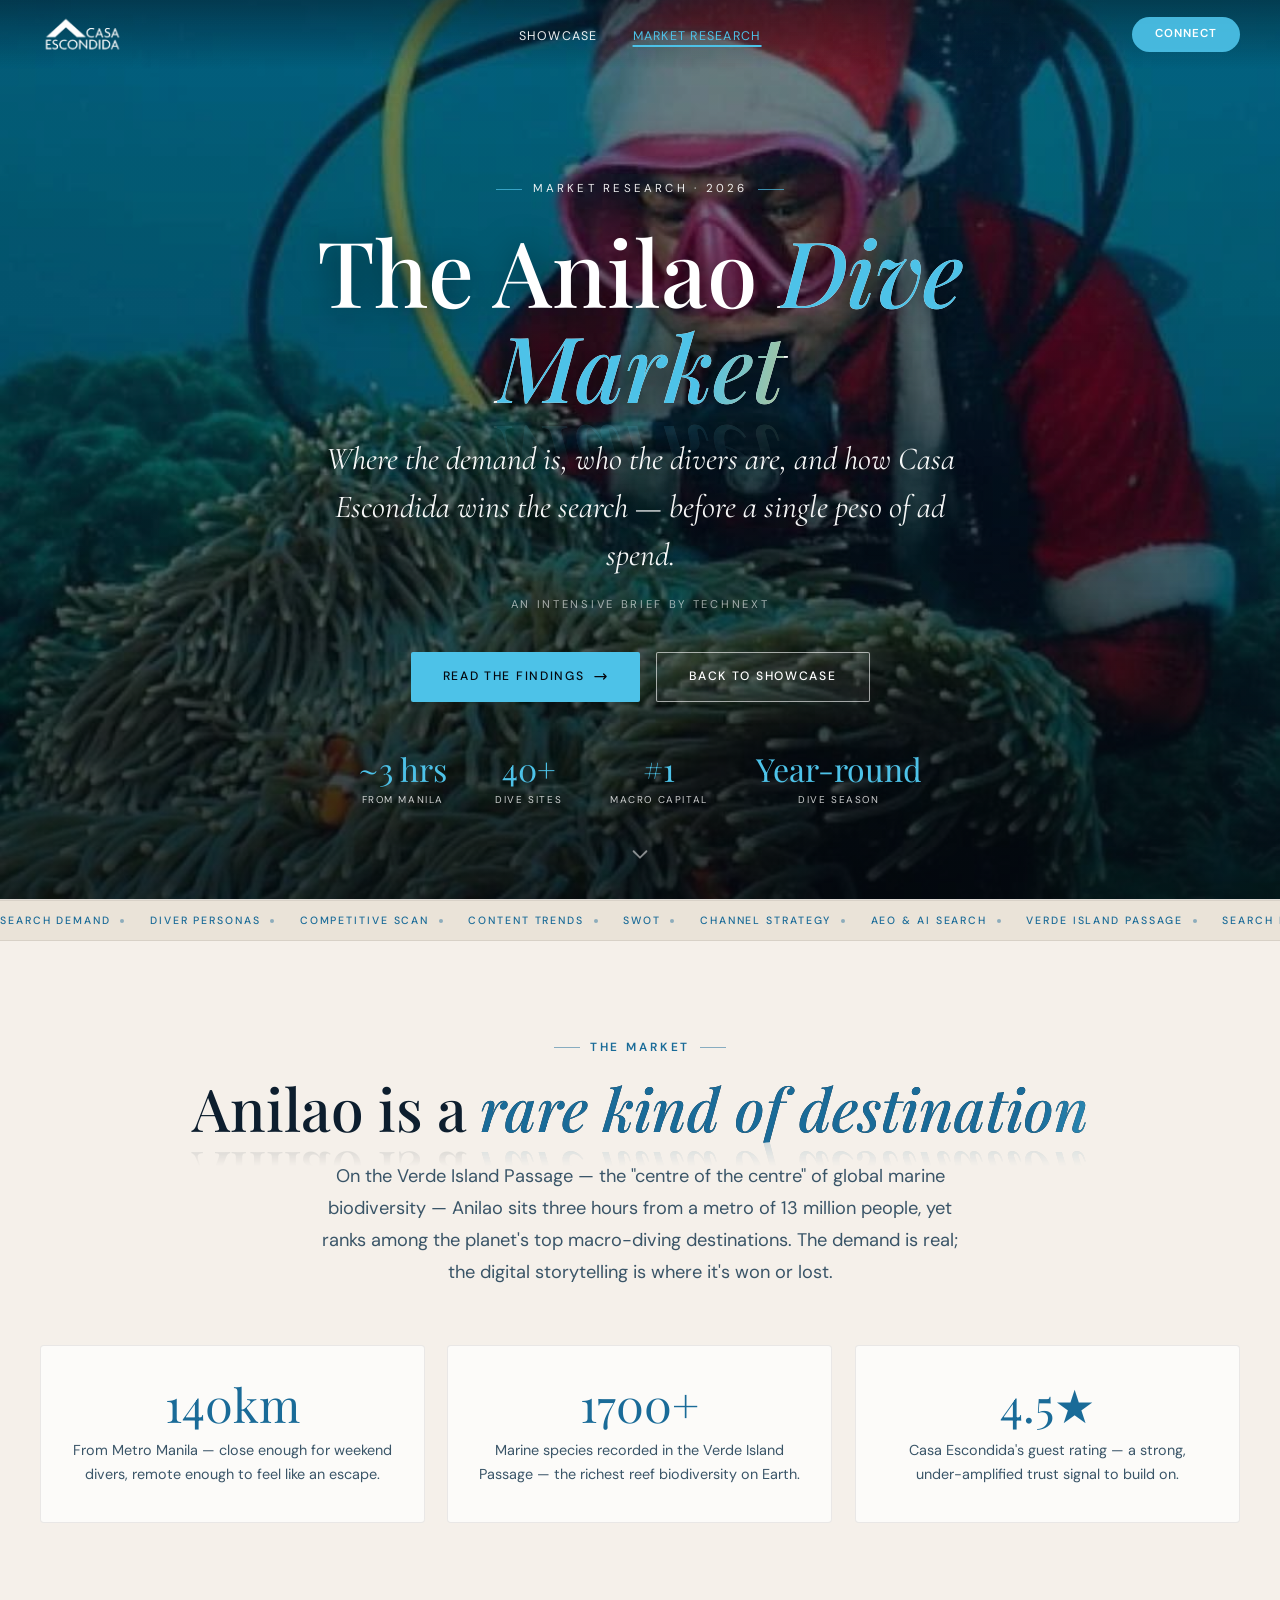
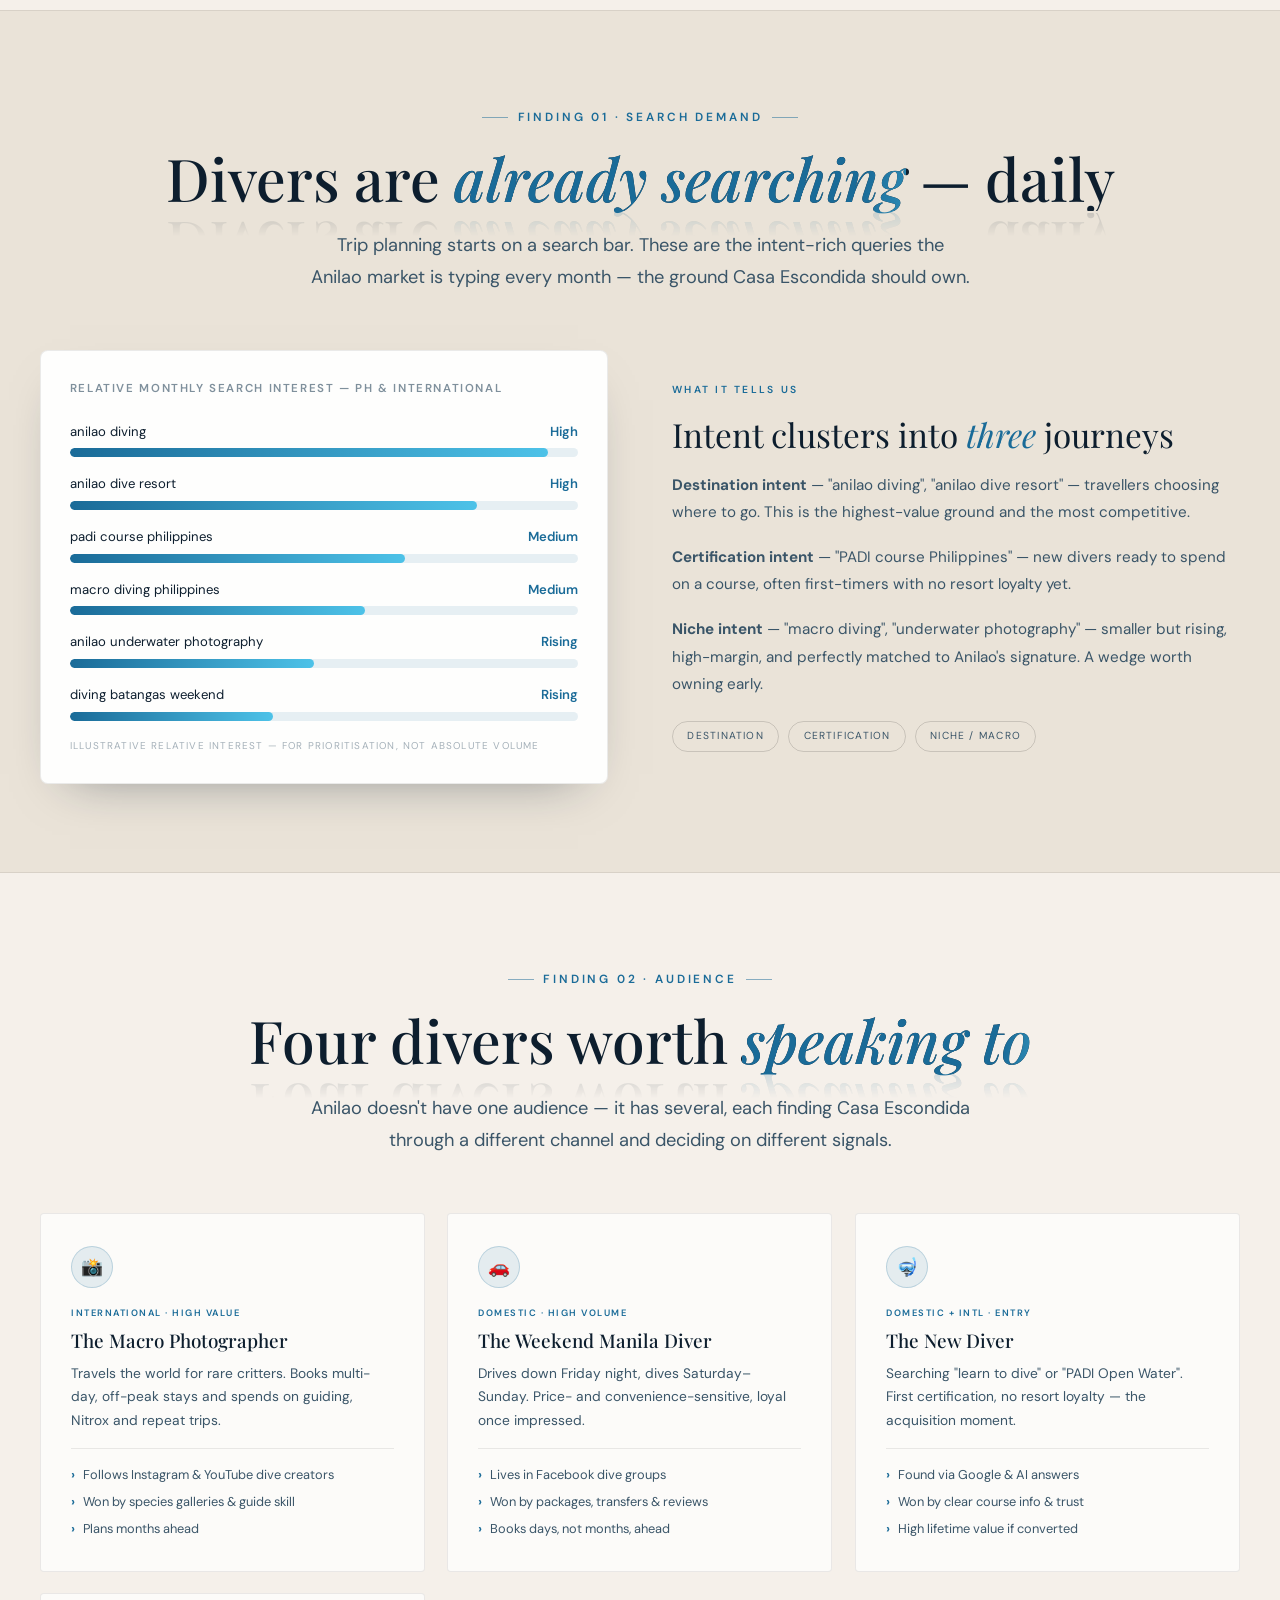
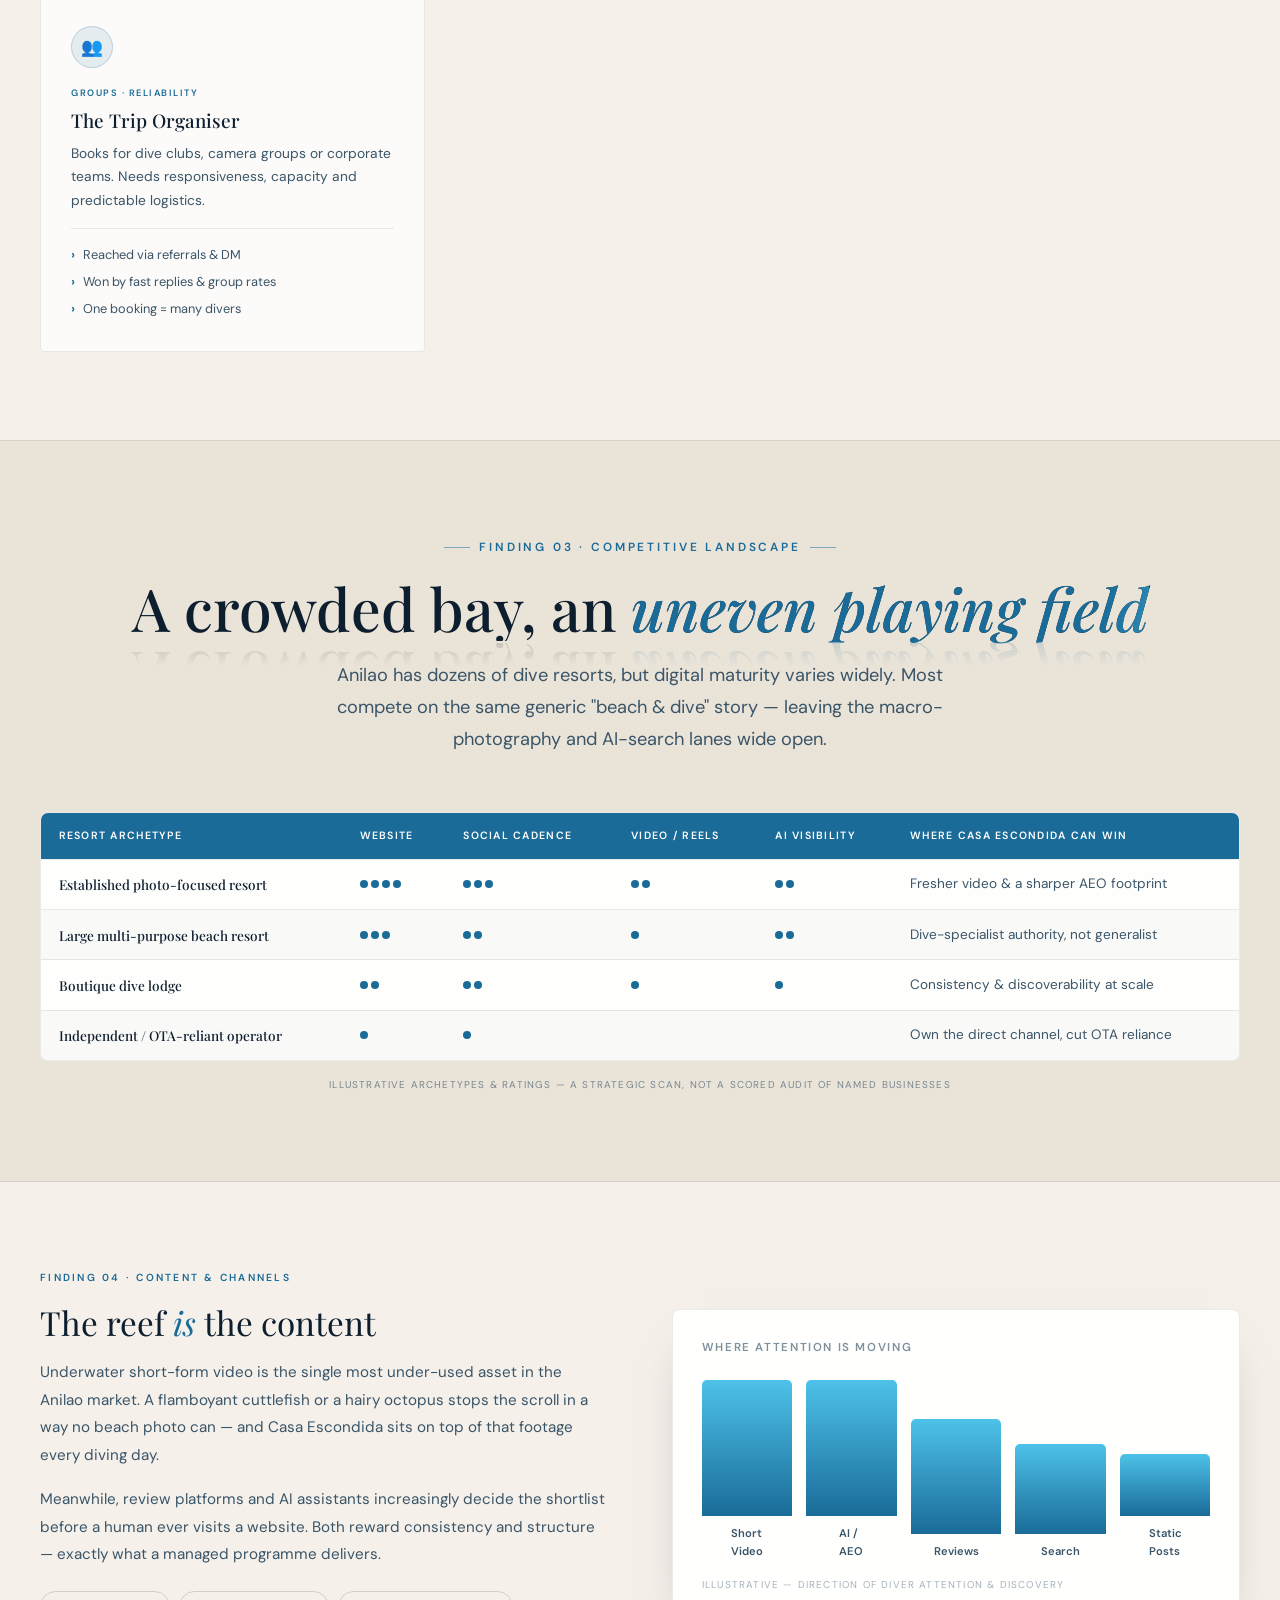
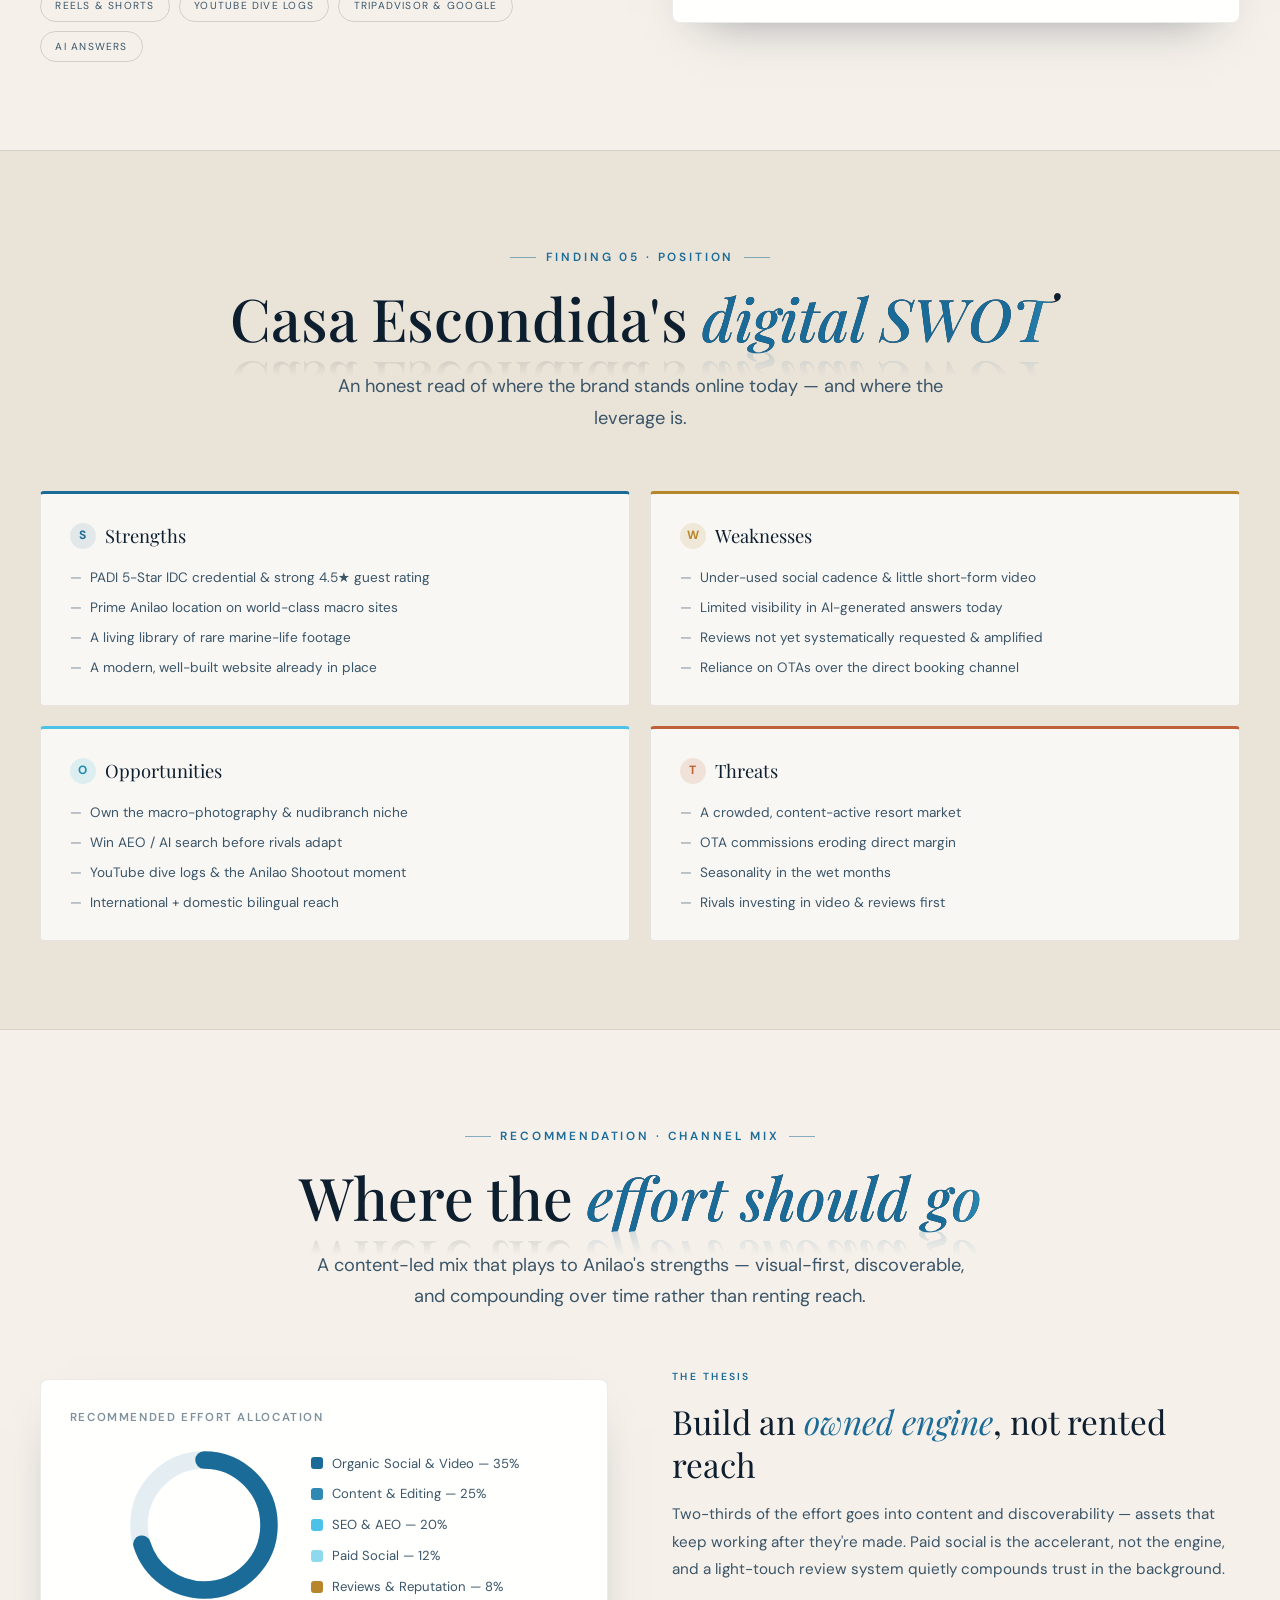
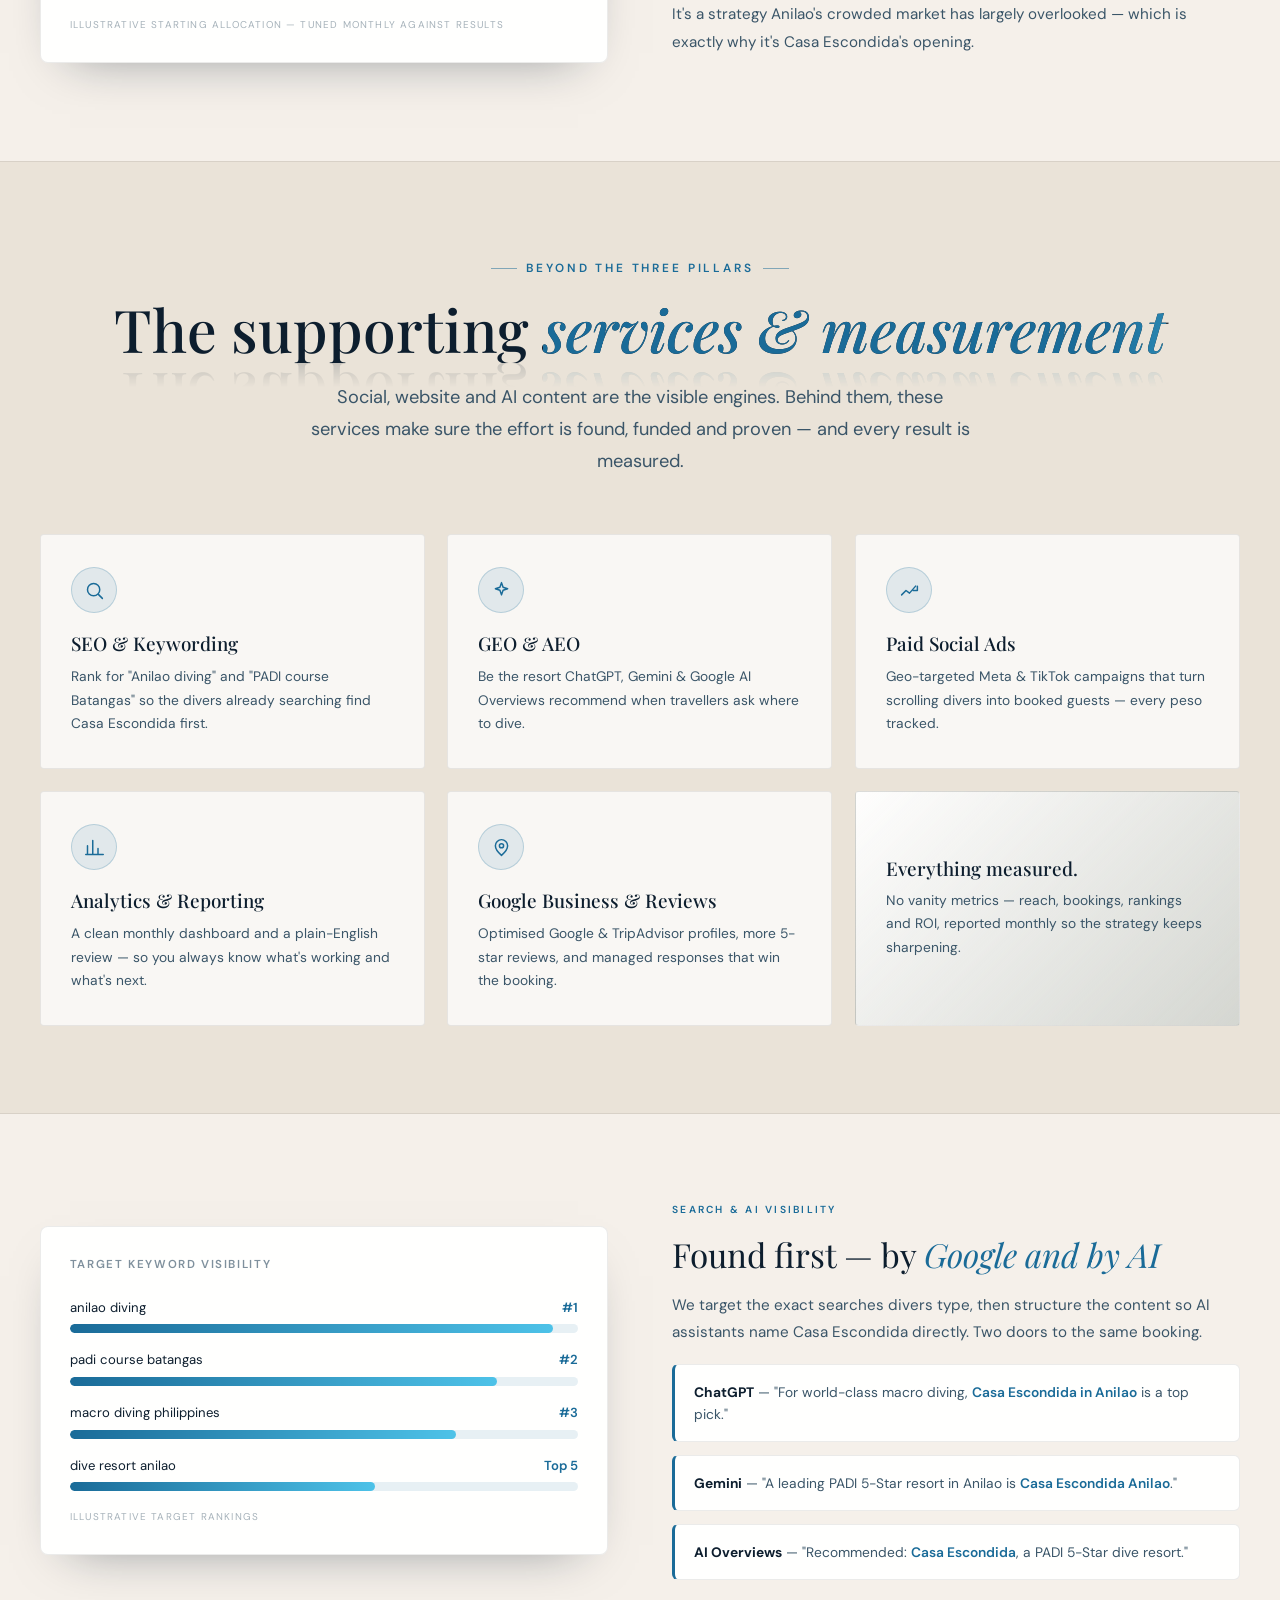
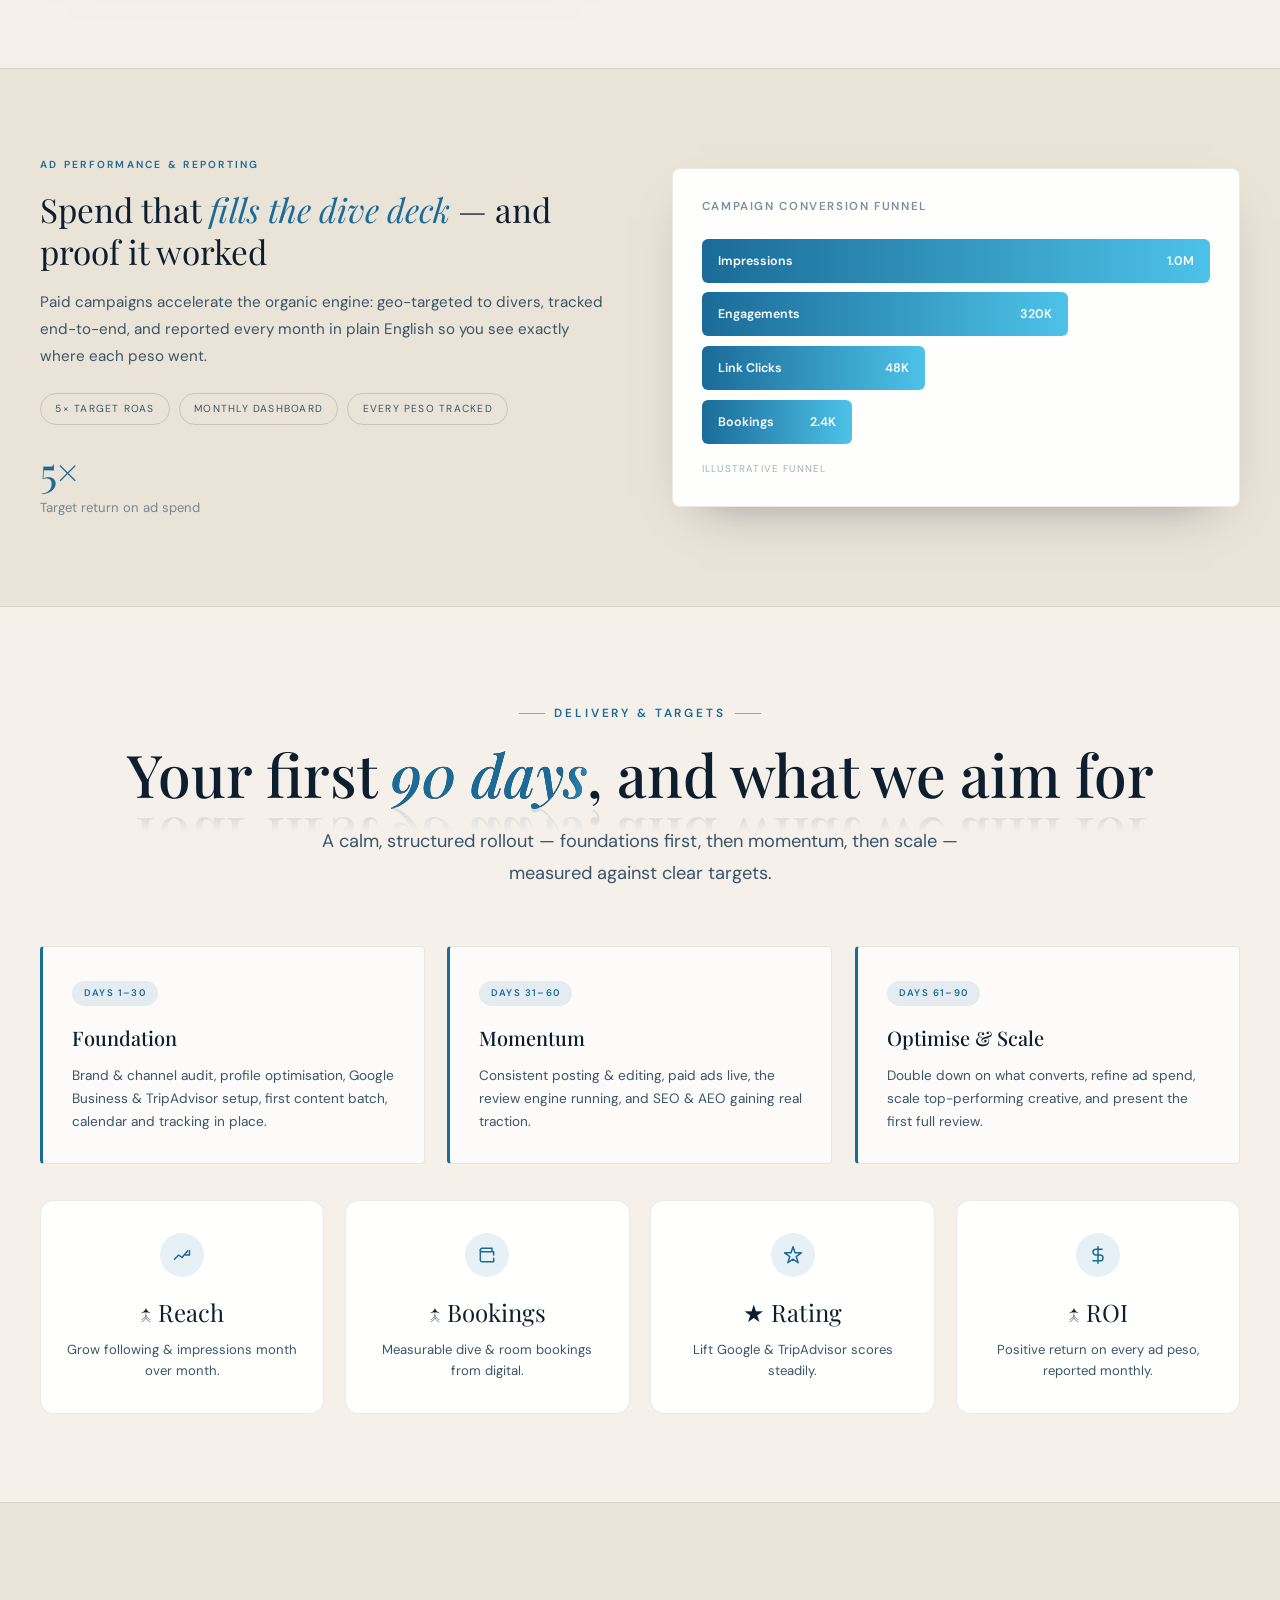
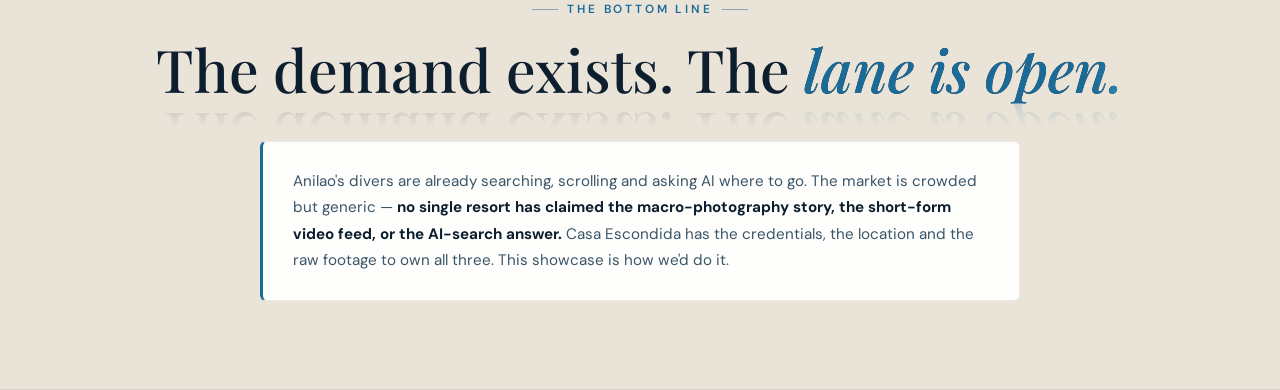
<file: research.html>
<!DOCTYPE html>
<html lang="en">
<head>
<meta charset="UTF-8"/>
<meta name="viewport" content="width=device-width, initial-scale=1.0"/>
<title>Market Research — Casa Escondida Anilao | TechNext</title>
<meta name="description" content="An intensive digital-market research brief for Casa Escondida Anilao by TechNext — the Anilao dive-tourism landscape, search demand, diver personas, competitive scan and channel strategy."/>
<meta name="robots" content="noindex, nofollow"/>
<meta http-equiv="Cache-Control" content="no-cache, no-store, must-revalidate"/>
<meta http-equiv="Pragma" content="no-cache"/>
<meta http-equiv="Expires" content="0"/>
<link rel="icon" type="image/webp" href="img/logo-white.webp"/>
<link rel="preconnect" href="https://fonts.googleapis.com"/>
<link rel="preconnect" href="https://fonts.gstatic.com" crossorigin/>
<link href="https://fonts.googleapis.com/css2?family=Playfair+Display:ital,wght@0,300;0,400;0,500;1,300;1,400&family=DM+Sans:wght@300;400;500;600&family=Cormorant+Garamond:ital,wght@0,300;0,400;1,300;1,400&display=swap" rel="stylesheet"/>
<link rel="stylesheet" href="styles.css?v=12"/>
</head>
<body>
<div id="pg-bar"></div>
<div id="orbs" aria-hidden="true"><span class="orb orb1"></span><span class="orb orb2"></span><span class="orb orb3"></span><span class="orb orb4"></span><span class="orb orb5"></span><span class="orb orb6"></span></div>
<button id="toTop" aria-label="Back to top"><svg width="17" height="17" fill="none" stroke="currentColor" stroke-width="2.2" viewBox="0 0 24 24"><path stroke-linecap="round" stroke-linejoin="round" d="M5 15l7-7 7 7"/></svg></button>

<!-- NAV -->
<nav id="nav">
  <a href="https://www.casaescondida-anilao.com/" target="_blank" rel="noopener" class="nav-logo" aria-label="Casa Escondida — Home">
    <img class="logo-night" src="img/logo-white.webp" alt="Casa Escondida Anilao"/>
    <img class="logo-day" src="img/logo-color.webp" alt="Casa Escondida Anilao"/>
  </a>
  <ul class="nav-links">
    <li><a href="index.html">Showcase</a></li>
    <li><a href="research.html" class="active">Market Research</a></li>
  </ul>
  <div class="nav-right">
    <a href="mailto:hello@technext.asia?subject=Casa%20Escondida%20Anilao%20Market%20Research" class="btn-nav-cta">Connect</a>
  </div>
</nav>

<!-- HERO -->
<header class="hero">
  <video class="hero-video" autoplay muted loop playsinline preload="auto" poster="img/hero-poster.jpg">
    <source src="img/hero.mp4" type="video/mp4"/>
  </video>
  <div class="hero-overlay"></div>
  <div class="hero-content">
    <div class="hero-eyebrow">Market Research · 2026</div>
    <h1 class="hero-h1">The Anilao <em>Dive Market</em></h1>
    <p class="hero-sub">Where the demand is, who the divers are, and how Casa Escondida wins the search — before a single peso of ad spend.</p>
    <p class="hero-kicker">An intensive brief by TechNext</p>
    <div class="hero-ctas">
      <a href="#demand" class="btn btn-primary">Read the Findings
        <svg fill="none" stroke="currentColor" viewBox="0 0 24 24"><path stroke-linecap="round" stroke-linejoin="round" stroke-width="2" d="M17 8l4 4m0 0l-4 4m4-4H3"/></svg></a>
      <a href="index.html" class="btn btn-ghost">Back to Showcase</a>
    </div>
    <div class="hero-stats">
      <div class="hstat"><div class="hstat-n">~3 hrs</div><div class="hstat-l">From Manila</div></div>
      <div class="hstat"><div class="hstat-n">40+</div><div class="hstat-l">Dive Sites</div></div>
      <div class="hstat"><div class="hstat-n">#1</div><div class="hstat-l">Macro Capital</div></div>
      <div class="hstat"><div class="hstat-n">Year-round</div><div class="hstat-l">Dive Season</div></div>
    </div>
  </div>
  <a href="#context" class="hero-scroll" aria-label="Scroll down"><svg fill="none" stroke="currentColor" viewBox="0 0 24 24"><path stroke-linecap="round" stroke-linejoin="round" stroke-width="2" d="M19 9l-7 7-7-7"/></svg></a>
</header>

<!-- MARQUEE -->
<div class="marquee-strip" aria-hidden="true">
  <div class="marquee-inner" id="mq">
    <span class="mq-item">Search Demand<span class="mq-dot"></span></span>
    <span class="mq-item">Diver Personas<span class="mq-dot"></span></span>
    <span class="mq-item">Competitive Scan<span class="mq-dot"></span></span>
    <span class="mq-item">Content Trends<span class="mq-dot"></span></span>
    <span class="mq-item">SWOT<span class="mq-dot"></span></span>
    <span class="mq-item">Channel Strategy<span class="mq-dot"></span></span>
    <span class="mq-item">AEO &amp; AI Search<span class="mq-dot"></span></span>
    <span class="mq-item">Verde Island Passage<span class="mq-dot"></span></span>
  </div>
</div>

<!-- CONTEXT -->
<section class="sec" id="context">
  <div class="inner">
    <div class="sec-head rv">
      <div class="sec-eyebrow">The Market</div>
      <h2 class="sec-h2">Anilao is a <em>rare kind of destination</em></h2>
      <p class="sec-sub">On the Verde Island Passage — the "centre of the centre" of global marine biodiversity — Anilao sits three hours from a metro of 13 million people, yet ranks among the planet's top macro-diving destinations. The demand is real; the digital storytelling is where it's won or lost.</p>
    </div>
    <div class="stat-grid">
      <div class="stat-card rv d1"><div class="stat-n" data-count="140" data-suffix="km">0</div><div class="stat-t">From Metro Manila — close enough for weekend divers, remote enough to feel like an escape.</div></div>
      <div class="stat-card rv d2"><div class="stat-n" data-count="1700" data-suffix="+">0</div><div class="stat-t">Marine species recorded in the Verde Island Passage — the richest reef biodiversity on Earth.</div></div>
      <div class="stat-card rv d3"><div class="stat-n" data-count="4.5" data-suffix="★">0</div><div class="stat-t">Casa Escondida's guest rating — a strong, under-amplified trust signal to build on.</div></div>
    </div>
  </div>
</section>

<!-- SEARCH DEMAND -->
<section class="sec sec-alt" id="demand">
  <div class="inner">
    <div class="sec-head rv">
      <div class="sec-eyebrow">Finding 01 · Search Demand</div>
      <h2 class="sec-h2">Divers are <em>already searching</em> — daily</h2>
      <p class="sec-sub">Trip planning starts on a search bar. These are the intent-rich queries the Anilao market is typing every month — the ground Casa Escondida should own.</p>
    </div>
    <div class="ov-grid">
      <div class="ov-media rvl">
        <div class="panel">
          <div class="panel-title">Relative Monthly Search Interest — PH &amp; International</div>
          <div class="krow"><div class="ktop"><span>anilao diving</span><span class="rk">High</span></div><div class="ktrack"><div class="kfill" style="--w:94%"></div></div></div>
          <div class="krow"><div class="ktop"><span>anilao dive resort</span><span class="rk">High</span></div><div class="ktrack"><div class="kfill" style="--w:80%"></div></div></div>
          <div class="krow"><div class="ktop"><span>padi course philippines</span><span class="rk">Medium</span></div><div class="ktrack"><div class="kfill" style="--w:66%"></div></div></div>
          <div class="krow"><div class="ktop"><span>macro diving philippines</span><span class="rk">Medium</span></div><div class="ktrack"><div class="kfill" style="--w:58%"></div></div></div>
          <div class="krow"><div class="ktop"><span>anilao underwater photography</span><span class="rk">Rising</span></div><div class="ktrack"><div class="kfill" style="--w:48%"></div></div></div>
          <div class="krow"><div class="ktop"><span>diving batangas weekend</span><span class="rk">Rising</span></div><div class="ktrack"><div class="kfill" style="--w:40%"></div></div></div>
          <div class="panel-note">Illustrative relative interest — for prioritisation, not absolute volume</div>
        </div>
      </div>
      <div class="ov-text rvr">
        <div class="ov-eyebrow">What it tells us</div>
        <h3>Intent clusters into <em>three</em> journeys</h3>
        <p><strong>Destination intent</strong> — "anilao diving", "anilao dive resort" — travellers choosing where to go. This is the highest-value ground and the most competitive.</p>
        <p><strong>Certification intent</strong> — "PADI course Philippines" — new divers ready to spend on a course, often first-timers with no resort loyalty yet.</p>
        <p><strong>Niche intent</strong> — "macro diving", "underwater photography" — smaller but rising, high-margin, and perfectly matched to Anilao's signature. A wedge worth owning early.</p>
        <div class="ov-badges">
          <span class="ov-badge">Destination</span><span class="ov-badge">Certification</span><span class="ov-badge">Niche / Macro</span>
        </div>
      </div>
    </div>
  </div>
</section>

<!-- PERSONAS -->
<section class="sec" id="personas">
  <div class="inner">
    <div class="sec-head rv">
      <div class="sec-eyebrow">Finding 02 · Audience</div>
      <h2 class="sec-h2">Four divers worth <em>speaking to</em></h2>
      <p class="sec-sub">Anilao doesn't have one audience — it has several, each finding Casa Escondida through a different channel and deciding on different signals.</p>
    </div>
    <div class="cap-grid">
      <div class="cap-card rv d1">
        <div class="persona-icon">📸</div>
        <div class="persona-tag">International · High Value</div>
        <h3 class="cap-name">The Macro Photographer</h3>
        <p class="cap-desc">Travels the world for rare critters. Books multi-day, off-peak stays and spends on guiding, Nitrox and repeat trips.</p>
        <ul class="persona-list"><li>Follows Instagram &amp; YouTube dive creators</li><li>Won by species galleries &amp; guide skill</li><li>Plans months ahead</li></ul>
      </div>
      <div class="cap-card rv d2">
        <div class="persona-icon">🚗</div>
        <div class="persona-tag">Domestic · High Volume</div>
        <h3 class="cap-name">The Weekend Manila Diver</h3>
        <p class="cap-desc">Drives down Friday night, dives Saturday–Sunday. Price- and convenience-sensitive, loyal once impressed.</p>
        <ul class="persona-list"><li>Lives in Facebook dive groups</li><li>Won by packages, transfers &amp; reviews</li><li>Books days, not months, ahead</li></ul>
      </div>
      <div class="cap-card rv d3">
        <div class="persona-icon">🤿</div>
        <div class="persona-tag">Domestic + Intl · Entry</div>
        <h3 class="cap-name">The New Diver</h3>
        <p class="cap-desc">Searching "learn to dive" or "PADI Open Water". First certification, no resort loyalty — the acquisition moment.</p>
        <ul class="persona-list"><li>Found via Google &amp; AI answers</li><li>Won by clear course info &amp; trust</li><li>High lifetime value if converted</li></ul>
      </div>
      <div class="cap-card rv d4">
        <div class="persona-icon">👥</div>
        <div class="persona-tag">Groups · Reliability</div>
        <h3 class="cap-name">The Trip Organiser</h3>
        <p class="cap-desc">Books for dive clubs, camera groups or corporate teams. Needs responsiveness, capacity and predictable logistics.</p>
        <ul class="persona-list"><li>Reached via referrals &amp; DM</li><li>Won by fast replies &amp; group rates</li><li>One booking = many divers</li></ul>
      </div>
    </div>
  </div>
</section>

<!-- COMPETITIVE SCAN -->
<section class="sec sec-alt" id="competition">
  <div class="inner">
    <div class="sec-head rv">
      <div class="sec-eyebrow">Finding 03 · Competitive Landscape</div>
      <h2 class="sec-h2">A crowded bay, an <em>uneven playing field</em></h2>
      <p class="sec-sub">Anilao has dozens of dive resorts, but digital maturity varies widely. Most compete on the same generic "beach &amp; dive" story — leaving the macro-photography and AI-search lanes wide open.</p>
    </div>
    <div class="rtable-wrap rv">
      <table class="rtable">
        <thead><tr><th>Resort Archetype</th><th>Website</th><th>Social Cadence</th><th>Video / Reels</th><th>AI Visibility</th><th>Where Casa Escondida Can Win</th></tr></thead>
        <tbody>
          <tr><td>Established photo-focused resort</td><td><span class="pips"><i class="pip on"></i><i class="pip on"></i><i class="pip on"></i><i class="pip on"></i></span></td><td><span class="pips"><i class="pip on"></i><i class="pip on"></i><i class="pip on"></i></span></td><td><span class="pips"><i class="pip on"></i><i class="pip on"></i></span></td><td><span class="pips"><i class="pip on"></i><i class="pip on"></i></span></td><td>Fresher video &amp; a sharper AEO footprint</td></tr>
          <tr><td>Large multi-purpose beach resort</td><td><span class="pips"><i class="pip on"></i><i class="pip on"></i><i class="pip on"></i></span></td><td><span class="pips"><i class="pip on"></i><i class="pip on"></i></span></td><td><span class="pips"><i class="pip on"></i></span></td><td><span class="pips"><i class="pip on"></i><i class="pip on"></i></span></td><td>Dive-specialist authority, not generalist</td></tr>
          <tr><td>Boutique dive lodge</td><td><span class="pips"><i class="pip on"></i><i class="pip on"></i></span></td><td><span class="pips"><i class="pip on"></i><i class="pip on"></i></span></td><td><span class="pips"><i class="pip on"></i></span></td><td><span class="pips"><i class="pip on"></i></span></td><td>Consistency &amp; discoverability at scale</td></tr>
          <tr><td>Independent / OTA-reliant operator</td><td><span class="pips"><i class="pip on"></i></span></td><td><span class="pips"><i class="pip on"></i></span></td><td><span class="pips"></span></td><td><span class="pips"></span></td><td>Own the direct channel, cut OTA reliance</td></tr>
        </tbody>
      </table>
    </div>
    <p style="text-align:center;font-size:.62rem;letter-spacing:.12em;text-transform:uppercase;color:var(--text3);margin-top:1rem;">Illustrative archetypes &amp; ratings — a strategic scan, not a scored audit of named businesses</p>
  </div>
</section>

<!-- CONTENT TRENDS -->
<section class="sec" id="trends">
  <div class="inner">
    <div class="ov-grid">
      <div class="ov-text rvl">
        <div class="ov-eyebrow">Finding 04 · Content &amp; Channels</div>
        <h3>The reef <em>is</em> the content</h3>
        <p>Underwater short-form video is the single most under-used asset in the Anilao market. A flamboyant cuttlefish or a hairy octopus stops the scroll in a way no beach photo can — and Casa Escondida sits on top of that footage every diving day.</p>
        <p>Meanwhile, review platforms and AI assistants increasingly decide the shortlist before a human ever visits a website. Both reward consistency and structure — exactly what a managed programme delivers.</p>
        <div class="ov-badges">
          <span class="ov-badge">Reels &amp; Shorts</span><span class="ov-badge">YouTube Dive Logs</span><span class="ov-badge">TripAdvisor &amp; Google</span><span class="ov-badge">AI Answers</span>
        </div>
      </div>
      <div class="ov-media rvr">
        <div class="panel">
          <div class="panel-title">Where Attention Is Moving</div>
          <div class="bars">
            <div class="bar"><i style="--h:100%"></i><b>Short<br>Video</b></div>
            <div class="bar"><i style="--h:78%"></i><b>AI /<br>AEO</b></div>
            <div class="bar"><i style="--h:64%"></i><b>Reviews</b></div>
            <div class="bar"><i style="--h:50%"></i><b>Search</b></div>
            <div class="bar"><i style="--h:34%"></i><b>Static<br>Posts</b></div>
          </div>
          <div class="panel-note">Illustrative — direction of diver attention &amp; discovery</div>
        </div>
      </div>
    </div>
  </div>
</section>

<!-- SWOT -->
<section class="sec sec-alt" id="swot">
  <div class="inner">
    <div class="sec-head rv">
      <div class="sec-eyebrow">Finding 05 · Position</div>
      <h2 class="sec-h2">Casa Escondida's <em>digital SWOT</em></h2>
      <p class="sec-sub">An honest read of where the brand stands online today — and where the leverage is.</p>
    </div>
    <div class="swot">
      <div class="swot-card s rv d1">
        <div class="swot-h"><span>S</span>Strengths</div>
        <ul class="swot-list">
          <li>PADI 5-Star IDC credential &amp; strong 4.5★ guest rating</li>
          <li>Prime Anilao location on world-class macro sites</li>
          <li>A living library of rare marine-life footage</li>
          <li>A modern, well-built website already in place</li>
        </ul>
      </div>
      <div class="swot-card w rv d2">
        <div class="swot-h"><span>W</span>Weaknesses</div>
        <ul class="swot-list">
          <li>Under-used social cadence &amp; little short-form video</li>
          <li>Limited visibility in AI-generated answers today</li>
          <li>Reviews not yet systematically requested &amp; amplified</li>
          <li>Reliance on OTAs over the direct booking channel</li>
        </ul>
      </div>
      <div class="swot-card o rv d3">
        <div class="swot-h"><span>O</span>Opportunities</div>
        <ul class="swot-list">
          <li>Own the macro-photography &amp; nudibranch niche</li>
          <li>Win AEO / AI search before rivals adapt</li>
          <li>YouTube dive logs &amp; the Anilao Shootout moment</li>
          <li>International + domestic bilingual reach</li>
        </ul>
      </div>
      <div class="swot-card t rv d4">
        <div class="swot-h"><span>T</span>Threats</div>
        <ul class="swot-list">
          <li>A crowded, content-active resort market</li>
          <li>OTA commissions eroding direct margin</li>
          <li>Seasonality in the wet months</li>
          <li>Rivals investing in video &amp; reviews first</li>
        </ul>
      </div>
    </div>
  </div>
</section>

<!-- CHANNEL STRATEGY -->
<section class="sec" id="strategy">
  <div class="inner">
    <div class="sec-head rv">
      <div class="sec-eyebrow">Recommendation · Channel Mix</div>
      <h2 class="sec-h2">Where the <em>effort should go</em></h2>
      <p class="sec-sub">A content-led mix that plays to Anilao's strengths — visual-first, discoverable, and compounding over time rather than renting reach.</p>
    </div>
    <div class="ov-grid">
      <div class="ov-media rvl">
        <div class="panel">
          <div class="panel-title">Recommended Effort Allocation</div>
          <div class="donut-wrap">
            <svg viewBox="0 0 120 120" width="150" height="150" style="flex-shrink:0">
              <circle cx="60" cy="60" r="52" fill="none" stroke="rgba(26,107,152,.12)" stroke-width="14"/>
              <circle class="donut-arc" cx="60" cy="60" r="52" fill="none" stroke="var(--accent)" stroke-width="14" stroke-linecap="round" transform="rotate(-90 60 60)" style="--dash:98"/>
            </svg>
            <ul class="legend">
              <li><span class="sw" style="background:#1a6b98"></span>Organic Social &amp; Video — 35%</li>
              <li><span class="sw" style="background:#2f89b3"></span>Content &amp; Editing — 25%</li>
              <li><span class="sw" style="background:#4dc2e8"></span>SEO &amp; AEO — 20%</li>
              <li><span class="sw" style="background:#8fd9ee"></span>Paid Social — 12%</li>
              <li><span class="sw" style="background:#b8862a"></span>Reviews &amp; Reputation — 8%</li>
            </ul>
          </div>
          <div class="panel-note">Illustrative starting allocation — tuned monthly against results</div>
        </div>
      </div>
      <div class="ov-text rvr">
        <div class="ov-eyebrow">The thesis</div>
        <h3>Build an <em>owned engine</em>, not rented reach</h3>
        <p>Two-thirds of the effort goes into content and discoverability — assets that keep working after they're made. Paid social is the accelerant, not the engine, and a light-touch review system quietly compounds trust in the background.</p>
        <p>It's a strategy Anilao's crowded market has largely overlooked — which is exactly why it's Casa Escondida's opening.</p>
      </div>
    </div>
  </div>
</section>

<!-- SUPPORTING SERVICES -->
<section class="sec sec-alt" id="services">
  <div class="inner">
    <div class="sec-head rv">
      <div class="sec-eyebrow">Beyond the Three Pillars</div>
      <h2 class="sec-h2">The supporting <em>services &amp; measurement</em></h2>
      <p class="sec-sub">Social, website and AI content are the visible engines. Behind them, these services make sure the effort is found, funded and proven — and every result is measured.</p>
    </div>
    <div class="cap-grid">
      <div class="cap-card rv d1">
        <div class="cap-icon"><svg viewBox="0 0 24 24"><circle cx="11" cy="11" r="7"/><path d="M21 21l-4.3-4.3"/></svg></div>
        <h3 class="cap-name">SEO &amp; Keywording</h3>
        <p class="cap-desc">Rank for "Anilao diving" and "PADI course Batangas" so the divers already searching find Casa Escondida first.</p>
      </div>
      <div class="cap-card rv d2">
        <div class="cap-icon"><svg viewBox="0 0 24 24"><path d="M12 3l1.8 5.2L19 10l-5.2 1.8L12 17l-1.8-5.2L5 10l5.2-1.8z"/></svg></div>
        <h3 class="cap-name">GEO &amp; AEO</h3>
        <p class="cap-desc">Be the resort ChatGPT, Gemini &amp; Google AI Overviews recommend when travellers ask where to dive.</p>
      </div>
      <div class="cap-card rv d3">
        <div class="cap-icon"><svg viewBox="0 0 24 24"><path d="M3 17l5-5 4 3 7-8"/><path d="M21 7v5h-5"/></svg></div>
        <h3 class="cap-name">Paid Social Ads</h3>
        <p class="cap-desc">Geo-targeted Meta &amp; TikTok campaigns that turn scrolling divers into booked guests — every peso tracked.</p>
      </div>
      <div class="cap-card rv d1">
        <div class="cap-icon"><svg viewBox="0 0 24 24"><path d="M4 20V10M10 20V4M16 20v-7M22 20H2"/></svg></div>
        <h3 class="cap-name">Analytics &amp; Reporting</h3>
        <p class="cap-desc">A clean monthly dashboard and a plain-English review — so you always know what's working and what's next.</p>
      </div>
      <div class="cap-card rv d2">
        <div class="cap-icon"><svg viewBox="0 0 24 24"><path d="M12 21s-7-6-7-11a7 7 0 0114 0c0 5-7 11-7 11z"/><circle cx="12" cy="10" r="2.4"/></svg></div>
        <h3 class="cap-name">Google Business &amp; Reviews</h3>
        <p class="cap-desc">Optimised Google &amp; TripAdvisor profiles, more 5-star reviews, and managed responses that win the booking.</p>
      </div>
      <div class="cap-card rv d3" style="display:flex;flex-direction:column;justify-content:center;background:linear-gradient(135deg,var(--card2),var(--accent-g));">
        <h3 class="cap-name" style="margin-bottom:.5rem;">Everything measured.</h3>
        <p class="cap-desc">No vanity metrics — reach, bookings, rankings and ROI, reported monthly so the strategy keeps sharpening.</p>
      </div>
    </div>
  </div>
</section>

<!-- SEARCH & AI VISIBILITY -->
<section class="sec" id="visibility">
  <div class="inner">
    <div class="ov-grid">
      <div class="ov-media rvl">
        <div class="panel">
          <div class="panel-title">Target Keyword Visibility</div>
          <div class="krow"><div class="ktop"><span>anilao diving</span><span class="rk">#1</span></div><div class="ktrack"><div class="kfill" style="--w:95%"></div></div></div>
          <div class="krow"><div class="ktop"><span>padi course batangas</span><span class="rk">#2</span></div><div class="ktrack"><div class="kfill" style="--w:84%"></div></div></div>
          <div class="krow"><div class="ktop"><span>macro diving philippines</span><span class="rk">#3</span></div><div class="ktrack"><div class="kfill" style="--w:76%"></div></div></div>
          <div class="krow"><div class="ktop"><span>dive resort anilao</span><span class="rk">Top 5</span></div><div class="ktrack"><div class="kfill" style="--w:60%"></div></div></div>
          <div class="panel-note">Illustrative target rankings</div>
        </div>
      </div>
      <div class="ov-text rvr">
        <div class="ov-eyebrow">Search &amp; AI Visibility</div>
        <h3>Found first — by <em>Google and by AI</em></h3>
        <p>We target the exact searches divers type, then structure the content so AI assistants name Casa Escondida directly. Two doors to the same booking.</p>
        <div class="ai-card"><strong>ChatGPT</strong> — "For world-class macro diving, <span class="hl">Casa Escondida in Anilao</span> is a top pick."</div>
        <div class="ai-card"><strong>Gemini</strong> — "A leading PADI 5-Star resort in Anilao is <span class="hl">Casa Escondida Anilao</span>."</div>
        <div class="ai-card"><strong>AI Overviews</strong> — "Recommended: <span class="hl">Casa Escondida</span>, a PADI 5-Star dive resort."</div>
      </div>
    </div>
  </div>
</section>

<!-- AD PERFORMANCE & REPORTING -->
<section class="sec sec-alt" id="performance">
  <div class="inner">
    <div class="ov-grid">
      <div class="ov-text rvl">
        <div class="ov-eyebrow">Ad Performance &amp; Reporting</div>
        <h3>Spend that <em>fills the dive deck</em> — and proof it worked</h3>
        <p>Paid campaigns accelerate the organic engine: geo-targeted to divers, tracked end-to-end, and reported every month in plain English so you see exactly where each peso went.</p>
        <div class="ov-badges">
          <span class="ov-badge">5× Target ROAS</span><span class="ov-badge">Monthly Dashboard</span><span class="ov-badge">Every Peso Tracked</span>
        </div>
        <div class="ov-stat"><div class="n" data-count="5" data-suffix="×">0</div><div class="l">Target return on ad spend</div></div>
      </div>
      <div class="ov-media rvr">
        <div class="panel">
          <div class="panel-title">Campaign Conversion Funnel</div>
          <div class="funnel">
            <div class="fn" style="--w:100%">Impressions <span>1.0M</span></div>
            <div class="fn" style="--w:72%">Engagements <span>320K</span></div>
            <div class="fn" style="--w:44%">Link Clicks <span>48K</span></div>
            <div class="fn" style="--w:20%">Bookings <span>2.4K</span></div>
          </div>
          <div class="panel-note">Illustrative funnel</div>
        </div>
      </div>
    </div>
  </div>
</section>

<!-- DELIVERY & TARGETS -->
<section class="sec" id="delivery">
  <div class="inner">
    <div class="sec-head rv">
      <div class="sec-eyebrow">Delivery &amp; Targets</div>
      <h2 class="sec-h2">Your first <em>90 days</em>, and what we aim for</h2>
      <p class="sec-sub">A calm, structured rollout — foundations first, then momentum, then scale — measured against clear targets.</p>
    </div>
    <div class="plan-grid">
      <div class="plan-card rv d1"><span class="plan-days">Days 1–30</span><h3>Foundation</h3><p>Brand &amp; channel audit, profile optimisation, Google Business &amp; TripAdvisor setup, first content batch, calendar and tracking in place.</p></div>
      <div class="plan-card rv d2"><span class="plan-days">Days 31–60</span><h3>Momentum</h3><p>Consistent posting &amp; editing, paid ads live, the review engine running, and SEO &amp; AEO gaining real traction.</p></div>
      <div class="plan-card rv d3"><span class="plan-days">Days 61–90</span><h3>Optimise &amp; Scale</h3><p>Double down on what converts, refine ad spend, scale top-performing creative, and present the first full review.</p></div>
    </div>
    <div class="impact-grid" style="margin-top:2.2rem;">
      <div class="impact-card rv d1"><div class="impact-ico"><svg viewBox="0 0 24 24"><path d="M3 17l5-5 4 3 7-8"/><path d="M21 7v5h-5"/></svg></div><div class="impact-h">↑ Reach</div><p class="impact-t">Grow following &amp; impressions month over month.</p></div>
      <div class="impact-card rv d2"><div class="impact-ico"><svg viewBox="0 0 24 24"><path d="M20 12V8H6a2 2 0 0 1 0-4h12v4"/><path d="M4 6v12a2 2 0 0 0 2 2h14v-4"/></svg></div><div class="impact-h">↑ Bookings</div><p class="impact-t">Measurable dive &amp; room bookings from digital.</p></div>
      <div class="impact-card rv d3"><div class="impact-ico"><svg viewBox="0 0 24 24"><path d="M12 2l2.4 7.4H22l-6.2 4.5 2.4 7.4L12 17l-6.2 4.3 2.4-7.4L2 9.4h7.6z"/></svg></div><div class="impact-h">★ Rating</div><p class="impact-t">Lift Google &amp; TripAdvisor scores steadily.</p></div>
      <div class="impact-card rv d4"><div class="impact-ico"><svg viewBox="0 0 24 24"><path d="M12 2v20M17 5H9.5a3.5 3.5 0 0 0 0 7h5a3.5 3.5 0 0 1 0 7H6"/></svg></div><div class="impact-h">↑ ROI</div><p class="impact-t">Positive return on every ad peso, reported monthly.</p></div>
    </div>
  </div>
</section>

<!-- TAKEAWAY -->
<section class="sec sec-alt" id="takeaway">
  <div class="inner">
    <div class="sec-head rv" style="margin-bottom:2.4rem;">
      <div class="sec-eyebrow">The Bottom Line</div>
      <h2 class="sec-h2">The demand exists. The <em>lane is open.</em></h2>
    </div>
    <div class="takeaway rv">
      <p>Anilao's divers are already searching, scrolling and asking AI where to go. The market is crowded but generic — <strong>no single resort has claimed the macro-photography story, the short-form video feed, or the AI-search answer.</strong> Casa Escondida has the credentials, the location and the raw footage to own all three. This showcase is how we'd do it.</p>
    </div>
  </div>
</section>


<script src="app.js?v=12" defer></script>
</body>
</html>
</file>
<file: styles.css>
/* =====================================================================
   Casa Escondida Anilao — Digital Marketing Showcase
   Built in the resort's own day-mode design language (sand + ocean-navy).
   No elements borrowed from other showcases.
===================================================================== */

/* ── Theme colour tokens registered as animatable custom properties, so the
      whole palette can SMOOTHLY interpolate on the day <-> night cycle ── */
@property --bg{syntax:'<color>';inherits:true;initial-value:#f5f0ea}
@property --bg2{syntax:'<color>';inherits:true;initial-value:#eae3d8}
@property --bg3{syntax:'<color>';inherits:true;initial-value:#ddd5c8}
@property --card{syntax:'<color>';inherits:true;initial-value:rgba(255,255,255,0.72)}
@property --card2{syntax:'<color>';inherits:true;initial-value:rgba(255,255,255,0.95)}
@property --border{syntax:'<color>';inherits:true;initial-value:rgba(0,0,0,0.08)}
@property --border2{syntax:'<color>';inherits:true;initial-value:rgba(0,0,0,0.14)}
@property --text{syntax:'<color>';inherits:true;initial-value:#0d1e2e}
@property --text2{syntax:'<color>';inherits:true;initial-value:#3a5568}
@property --text3{syntax:'<color>';inherits:true;initial-value:rgba(58,85,104,0.65)}
@property --accent{syntax:'<color>';inherits:true;initial-value:#1a6b98}
@property --accent-d{syntax:'<color>';inherits:true;initial-value:#155880}
@property --accent-g{syntax:'<color>';inherits:true;initial-value:rgba(26,107,152,0.10)}
@property --teal{syntax:'<color>';inherits:true;initial-value:#4dc2e8}
@property --gold{syntax:'<color>';inherits:true;initial-value:#b8862a}
@property --nav-bg{syntax:'<color>';inherits:true;initial-value:rgba(245,240,234,0.95)}

/* ── Tokens (day mode — default) ── */
:root{
  --bg:#f5f0ea; --bg2:#eae3d8; --bg3:#ddd5c8;
  --card:rgba(255,255,255,0.72); --card2:rgba(255,255,255,0.95);
  --border:rgba(0,0,0,0.08); --border2:rgba(0,0,0,0.14);
  --text:#0d1e2e; --text2:#3a5568; --text3:rgba(58,85,104,0.65);
  --accent:#1a6b98; --accent-d:#155880; --accent-g:rgba(26,107,152,0.10);
  --teal:#4dc2e8; --gold:#b8862a;
  --nav-bg:rgba(245,240,234,0.95);
  transition:--bg 1.6s ease,--bg2 1.6s ease,--bg3 1.6s ease,--card 1.6s ease,--card2 1.6s ease,--border 1.6s ease,--border2 1.6s ease,--text 1.6s ease,--text2 1.6s ease,--text3 1.6s ease,--accent 1.6s ease,--accent-d 1.6s ease,--accent-g 1.6s ease,--teal 1.6s ease,--gold 1.6s ease,--nav-bg 1.6s ease;
}
/* ── Night mode (auto ambient cycle adds .night to <html>) ── */
:root.night{
  --bg:#05121f; --bg2:#081a2b; --bg3:#0c2438;
  --card:rgba(255,255,255,0.05); --card2:rgba(255,255,255,0.09);
  --border:rgba(255,255,255,0.10); --border2:rgba(255,255,255,0.17);
  --text:#eaf4f8; --text2:#a4bac8; --text3:rgba(164,186,200,0.6);
  --accent:#4dc2e8; --accent-d:#8fdcf3; --accent-g:rgba(77,194,232,0.13);
  --teal:#7dd6f0; --gold:#e8c56a;
  --nav-bg:rgba(5,12,20,0.9);
}
*,*::before,*::after{margin:0;padding:0;box-sizing:border-box;}
html{scroll-behavior:smooth;}
body{font-family:'DM Sans',system-ui,sans-serif;font-size:17px;line-height:1.62;background:var(--bg);color:var(--text);-webkit-font-smoothing:antialiased;text-rendering:optimizeLegibility;min-height:100vh;overflow-x:hidden;}
::selection{background:rgba(26,107,152,.18);}
::-webkit-scrollbar{width:9px;}::-webkit-scrollbar-track{background:var(--bg2);}::-webkit-scrollbar-thumb{background:rgba(26,107,152,.4);border-radius:5px;}
.c{max-width:1200px;margin:0 auto;padding:0 2rem;}
img{display:block;max-width:100%;}

/* ── Progress bar ── */
#pg-bar{position:fixed;top:0;left:0;height:2px;width:0;background:var(--accent);z-index:10001;transition:width .12s linear;pointer-events:none;}

/* ── NAV ── */
#nav{position:fixed;inset:0 0 auto 0;z-index:200;display:flex;align-items:center;justify-content:space-between;
  padding:.85rem 2.5rem;background:linear-gradient(180deg,rgba(4,8,15,0.42) 0%,transparent 100%);
  transition:padding .4s ease,background .4s ease,backdrop-filter .4s ease,box-shadow .4s ease;}
#nav.scrolled{background:var(--nav-bg);backdrop-filter:blur(20px) saturate(160%);-webkit-backdrop-filter:blur(20px) saturate(160%);border-bottom:1px solid var(--border);padding:.6rem 2.5rem;box-shadow:0 6px 24px rgba(0,0,0,.06);}
.nav-logo{display:flex;align-items:center;text-decoration:none;flex-shrink:0;}
.nav-logo img{height:42px;width:auto;display:block;}
.nav-logo .logo-day{display:none;}
#nav.scrolled .logo-night{display:none;}
#nav.scrolled .logo-day{display:block;}
.nav-links{display:flex;gap:2.2rem;list-style:none;position:absolute;left:50%;transform:translateX(-50%);}
.nav-links a{color:rgba(255,255,255,0.92);text-decoration:none;font-size:.78rem;letter-spacing:.1em;text-transform:uppercase;font-weight:400;transition:color .3s;position:relative;padding-bottom:3px;white-space:nowrap;}
#nav.scrolled .nav-links a{color:var(--text2);}
.nav-links a::after{content:'';position:absolute;bottom:0;left:0;width:0;height:1.5px;background:var(--teal);transition:width .35s ease;}
.nav-links a:hover,.nav-links a.active{color:var(--teal);}
#nav.scrolled .nav-links a:hover,#nav.scrolled .nav-links a.active{color:var(--accent);}
#nav.scrolled .nav-links a::after{background:var(--accent);}
.nav-links a:hover::after,.nav-links a.active::after{width:100%;}
.nav-right{display:flex;align-items:center;gap:1rem;}
.btn-nav-cta{background:rgba(77,194,232,0.92);color:#fff;padding:.5rem 1.4rem;border-radius:30px;font-size:.72rem;letter-spacing:.1em;text-transform:uppercase;text-decoration:none;transition:background .3s,transform .2s;font-weight:600;white-space:nowrap;}
.btn-nav-cta:hover{background:var(--teal);transform:translateY(-1px);}
#nav.scrolled .btn-nav-cta{background:var(--accent);}
#nav.scrolled .btn-nav-cta:hover{background:var(--accent-d);}
@media(max-width:860px){
  #nav,#nav.scrolled{padding:.6rem 1.2rem;}
  .nav-links{position:static;transform:none;gap:1.1rem;}
  .nav-links a{font-size:.66rem;letter-spacing:.06em;}
}
@media(max-width:520px){
  #nav,#nav.scrolled{padding:.5rem .9rem;}
  .nav-logo img{height:34px;}
  .nav-links{gap:.9rem;}
  .nav-links a{font-size:.62rem;letter-spacing:.03em;}
  .btn-nav-cta{display:none;}
}

/* ── HERO ── */
.hero{position:relative;overflow:hidden;min-height:100vh;display:flex;align-items:center;justify-content:center;text-align:center;padding:9rem 1.5rem 4rem;border-bottom:1px solid var(--border);}
.hero-video{position:absolute;inset:0;width:100%;height:100%;object-fit:cover;object-position:center;z-index:0;}
.hero-overlay{position:absolute;inset:0;z-index:1;background:linear-gradient(180deg,rgba(4,8,15,0.52) 0%,rgba(4,10,20,0.55) 45%,rgba(4,8,15,0.82) 100%);}
.hero-content{position:relative;z-index:2;max-width:820px;}
.hero-eyebrow{display:inline-flex;align-items:center;gap:.65rem;font-size:.72rem;letter-spacing:.28em;text-transform:uppercase;color:rgba(255,255,255,0.92);margin-bottom:1.5rem;animation:fadeDown .7s ease .1s both;}
.hero-eyebrow::before,.hero-eyebrow::after{content:'';width:26px;height:1px;background:var(--teal);opacity:.7;}
.hero-h1{font-family:'Playfair Display',serif;font-size:clamp(3rem,7.6vw,5.7rem);font-weight:500;line-height:1.04;margin-bottom:1.4rem;
  background:linear-gradient(100deg,#ffffff 0%,#ffffff 38%,var(--teal) 50%,#ffffff 62%,#ffffff 100%);background-size:230% auto;-webkit-background-clip:text;background-clip:text;-webkit-text-fill-color:transparent;color:transparent;
  filter:drop-shadow(0 3px 16px rgba(0,0,0,.55));animation:shine 7s linear infinite;
  -webkit-box-reflect:below 3px linear-gradient(transparent 68%,rgba(255,255,255,.14));}
.hero-h1 em{font-style:italic;background:linear-gradient(100deg,var(--teal) 0%,var(--teal) 36%,#e8c56a 50%,var(--teal) 64%,var(--teal) 100%);background-size:230% auto;-webkit-background-clip:text;background-clip:text;-webkit-text-fill-color:transparent;animation:shine 6s linear infinite;}
@keyframes shine{0%{background-position:200% center;}100%{background-position:-120% center;}}
.hero-sub{color:rgba(255,255,255,0.96);font-family:'Cormorant Garamond',serif;font-style:italic;font-size:clamp(1.35rem,2.8vw,2rem);max-width:660px;margin:0 auto 1rem;line-height:1.5;text-shadow:0 1px 12px rgba(0,0,0,.45);animation:fadeUp .9s cubic-bezier(.22,1,.36,1) .3s both;}
.hero-kicker{color:rgba(255,255,255,0.6);font-size:.7rem;letter-spacing:.24em;text-transform:uppercase;margin-bottom:2.4rem;animation:fadeUp .9s ease .45s both;}
.hero-ctas{display:flex;gap:1rem;justify-content:center;flex-wrap:wrap;margin-bottom:3.2rem;animation:fadeUp .9s ease .55s both;}
.hero-stats{display:flex;justify-content:center;gap:3rem;flex-wrap:wrap;}
.hstat{text-align:center;animation:fadeUp .6s ease both;}
.hero-stats .hstat:nth-child(1){animation-delay:.6s;}.hero-stats .hstat:nth-child(2){animation-delay:.72s;}.hero-stats .hstat:nth-child(3){animation-delay:.84s;}.hero-stats .hstat:nth-child(4){animation-delay:.96s;}
.hstat-n{font-family:'Playfair Display',serif;font-size:2rem;font-weight:300;color:var(--teal);line-height:1;}
.hstat-l{font-size:.62rem;letter-spacing:.16em;text-transform:uppercase;color:rgba(255,255,255,0.8);margin-top:.4rem;}
.hero-scroll{position:absolute;bottom:1.6rem;left:50%;transform:translateX(-50%);z-index:2;color:rgba(255,255,255,.5);}
.hero-scroll svg{width:22px;height:22px;animation:bob 2s ease-in-out infinite;}
@keyframes bob{0%,100%{transform:translateY(0);}50%{transform:translateY(7px);}}
@keyframes fadeDown{from{opacity:0;transform:translateY(-12px);}to{opacity:1;transform:none;}}
@keyframes fadeUp{from{opacity:0;transform:translateY(18px);}to{opacity:1;transform:none;}}
@media(max-width:768px){.hero{padding:8rem 1.2rem 3rem;}.hero-stats{gap:1.6rem;}}

/* ── BUTTONS ── */
.btn{position:relative;overflow:hidden;display:inline-flex;align-items:center;justify-content:center;gap:.55rem;padding:.9rem 2rem;border-radius:2px;font-family:'DM Sans',sans-serif;font-size:.76rem;letter-spacing:.14em;text-transform:uppercase;font-weight:500;text-decoration:none;cursor:pointer;border:none;transition:background .3s,color .3s,transform .3s,box-shadow .3s,border-color .3s;}
.btn svg{width:15px;height:15px;}
.btn-primary{background:var(--teal);color:#04080f;}
.btn-primary::after{content:'';position:absolute;top:0;left:-120%;width:55%;height:100%;background:linear-gradient(90deg,transparent,rgba(255,255,255,.35),transparent);transform:skewX(-20deg);}
.btn-primary:hover{background:#6fd0f2;transform:translateY(-3px);box-shadow:0 12px 30px rgba(77,194,232,.4);}
.btn-primary:hover::after{animation:sweep .7s ease forwards;}
@keyframes sweep{to{left:160%;}}
.btn-ghost{border:1.5px solid rgba(255,255,255,.6);color:#fff;background:rgba(255,255,255,.05);}
.btn-ghost:hover{border-color:var(--teal);color:var(--teal);background:rgba(77,194,232,.08);transform:translateY(-3px);}
/* on light backgrounds */
.on-light .btn-primary{background:var(--accent);color:#fff;}
.on-light .btn-primary:hover{background:var(--accent-d);box-shadow:0 12px 30px rgba(26,107,152,.3);}
.on-light .btn-ghost{border-color:var(--accent);color:var(--accent);background:transparent;}
.on-light .btn-ghost:hover{background:var(--accent-g);}

/* ── MARQUEE ── */
.marquee-strip{background:var(--bg2);overflow:hidden;padding:.7rem 0;border-top:1px solid var(--border);border-bottom:1px solid var(--border);}
.marquee-inner{display:flex;gap:1.6rem;width:max-content;animation:mq 38s linear infinite;will-change:transform;}
.marquee-strip:hover .marquee-inner{animation-play-state:paused;}
@keyframes mq{from{transform:translateX(0);}to{transform:translateX(-50%);}}
.mq-item{display:flex;align-items:center;gap:.6rem;font-size:.66rem;letter-spacing:.18em;text-transform:uppercase;color:var(--accent);white-space:nowrap;font-weight:500;}
.mq-dot{width:4px;height:4px;border-radius:50%;background:var(--accent);opacity:.45;}

/* ── SECTION LAYOUT ── */
.sec{padding:5.5rem 2rem;}
.sec .inner{max-width:1200px;margin:0 auto;}
.sec-alt{background:var(--bg2);border-top:1px solid var(--border);border-bottom:1px solid var(--border);}
.sec-head{text-align:center;margin-bottom:3.5rem;}
.sec-eyebrow{display:inline-flex;align-items:center;gap:.6rem;font-size:.74rem;letter-spacing:.24em;text-transform:uppercase;color:var(--accent);margin-bottom:1.1rem;font-weight:600;}
.sec-eyebrow::before,.sec-eyebrow::after{content:'';width:26px;height:1px;background:var(--accent);opacity:.5;}
.sec-h2{font-family:'Playfair Display',serif;font-size:clamp(2.2rem,4.6vw,3.7rem);font-weight:500;line-height:1.13;margin-bottom:1.2rem;color:var(--text);}
.sec-h2 em{font-style:italic;color:var(--accent);}
.sec-sub{color:var(--text2);font-size:1.14rem;line-height:1.75;max-width:660px;margin:0 auto;}

/* ── REVEAL ── */
.rv,.rvl,.rvr{opacity:0;transition:opacity .8s cubic-bezier(.22,1,.36,1),transform .8s cubic-bezier(.22,1,.36,1),filter .8s ease;}
.rv{transform:translateY(42px) scale(.98);filter:blur(2px);}
.rvl{transform:translateX(-46px);filter:blur(2px);}
.rvr{transform:translateX(46px);filter:blur(2px);}
.rv.on,.rvl.on,.rvr.on{opacity:1;transform:none;filter:none;}
.d1{transition-delay:.08s;}.d2{transition-delay:.16s;}.d3{transition-delay:.24s;}.d4{transition-delay:.32s;}.d5{transition-delay:.4s;}.d6{transition-delay:.48s;}

/* ── STAT CARDS ── */
.stat-grid{display:grid;grid-template-columns:repeat(3,1fr);gap:1.4rem;}
@media(max-width:760px){.stat-grid{grid-template-columns:1fr;}}
.stat-card{background:var(--card);border:1px solid var(--border);border-radius:4px;padding:2.2rem 1.8rem;text-align:center;transition:border-color .3s,transform .3s,background .3s;}
.stat-card:hover{border-color:var(--accent);transform:translateY(-5px);background:var(--card2);}
.stat-n{font-family:'Playfair Display',serif;font-size:2.9rem;font-weight:300;color:var(--accent);line-height:1;margin-bottom:.7rem;}
.stat-t{font-size:.9rem;color:var(--text2);line-height:1.65;}

/* ── CAPABILITY CARDS ── */
.cap-grid{display:grid;grid-template-columns:repeat(3,1fr);gap:1.4rem;}
@media(max-width:900px){.cap-grid{grid-template-columns:repeat(2,1fr);}}
@media(max-width:560px){.cap-grid{grid-template-columns:1fr;}}
.cap-card{background:var(--card);border:1px solid var(--border);border-radius:4px;padding:2rem 1.9rem;transition:border-color .3s,transform .3s,background .3s,box-shadow .3s;position:relative;}
.cap-card:hover{border-color:var(--accent);transform:translateY(-6px);background:var(--card2);box-shadow:0 18px 44px -20px rgba(26,107,152,.4);}
.cap-icon{width:46px;height:46px;border-radius:50%;background:var(--accent-g);border:1px solid rgba(26,107,152,.22);display:flex;align-items:center;justify-content:center;margin-bottom:1.2rem;}
.cap-icon svg{width:21px;height:21px;stroke:var(--accent);fill:none;stroke-width:1.7;stroke-linecap:round;stroke-linejoin:round;}
.cap-num{position:absolute;top:1.5rem;right:1.6rem;font-family:'Playfair Display',serif;font-size:1.1rem;color:var(--text3);}
.cap-name{font-family:'Playfair Display',serif;font-size:1.18rem;font-weight:500;margin-bottom:.6rem;line-height:1.25;color:var(--text);}
.cap-desc{font-size:.86rem;color:var(--text2);line-height:1.7;}

/* ── OVERVIEW (deep-dive) ROWS ── */
.ov-grid{display:grid;grid-template-columns:1fr 1fr;gap:4rem;align-items:center;}
.ov-grid.flip .ov-media{order:2;}
@media(max-width:900px){.ov-grid{grid-template-columns:1fr;gap:2.5rem;}.ov-grid.flip .ov-media{order:0;}}
.ov-eyebrow{font-size:.64rem;letter-spacing:.22em;text-transform:uppercase;color:var(--accent);font-weight:600;margin-bottom:.9rem;}
.ov-text h3{font-family:'Playfair Display',serif;font-size:clamp(1.5rem,2.6vw,2.1rem);font-weight:400;line-height:1.28;margin-bottom:1rem;color:var(--text);}
.ov-text h3 em{font-style:italic;color:var(--accent);}
.ov-text p{color:var(--text2);font-size:.95rem;line-height:1.8;margin-bottom:1.1rem;}
.ov-badges{display:flex;flex-wrap:wrap;gap:.55rem;margin-top:1.4rem;}
.ov-badge{display:inline-flex;align-items:center;font-size:.64rem;letter-spacing:.12em;text-transform:uppercase;padding:.4rem .9rem;border:1px solid var(--border2);border-radius:30px;color:var(--text2);transition:all .25s;}
.ov-badge:hover{border-color:var(--accent);color:var(--accent);background:var(--accent-g);}
.ov-stat{margin-top:1.6rem;}
.ov-stat .n{font-family:'Playfair Display',serif;font-size:2.6rem;font-weight:300;color:var(--accent);line-height:1;}
.ov-stat .l{font-size:.82rem;color:var(--text3);margin-top:.3rem;}

/* Media panel (light card holding a chart / visual) */
.panel{background:var(--card2);border:1px solid var(--border);border-radius:8px;padding:1.8rem;box-shadow:0 20px 50px -30px rgba(13,30,46,.5);}
.panel-title{font-size:.72rem;letter-spacing:.14em;text-transform:uppercase;color:var(--text3);font-weight:600;margin-bottom:1.4rem;}
.panel-note{font-size:.62rem;letter-spacing:.12em;text-transform:uppercase;color:var(--text3);opacity:.7;margin-top:1.1rem;}

/* Bars */
.bars{display:flex;align-items:flex-end;gap:.9rem;height:180px;}
.bar{flex:1;display:flex;flex-direction:column;justify-content:flex-end;align-items:center;height:100%;}
.bar i{display:block;width:100%;border-radius:5px 5px 0 0;height:0;background:linear-gradient(180deg,var(--teal),var(--accent));transition:height 1.2s cubic-bezier(.2,.7,.3,1);}
.on .bar i,.visible .bar i{height:var(--h);}
.bar b{font-size:.7rem;margin-top:.5rem;font-weight:600;color:var(--text2);}

/* Keyword rank list */
.krow{margin-bottom:1rem;}
.krow:last-child{margin-bottom:0;}
.ktop{display:flex;justify-content:space-between;font-size:.82rem;margin-bottom:.4rem;color:var(--text);}
.ktop .rk{color:var(--accent);font-weight:600;}
.ktrack{height:9px;border-radius:5px;background:rgba(26,107,152,.1);overflow:hidden;}
.kfill{height:100%;width:0;border-radius:5px;background:linear-gradient(90deg,var(--accent),var(--teal));transition:width 1.3s cubic-bezier(.2,.7,.3,1);}
.on .kfill,.visible .kfill{width:var(--w);}

/* Funnel */
.funnel{display:flex;flex-direction:column;gap:.6rem;}
.fn{height:44px;border-radius:6px;display:flex;align-items:center;justify-content:space-between;padding:0 1rem;color:#fff;font-weight:600;font-size:.78rem;width:0;min-width:150px;background:linear-gradient(90deg,var(--accent),var(--teal));transition:width 1.2s cubic-bezier(.2,.7,.3,1);white-space:nowrap;overflow:hidden;}
.on .fn,.visible .fn{width:var(--w);}

/* AI answer cards */
.ai-card{background:var(--card2);border:1px solid var(--border);border-left:3px solid var(--accent);border-radius:6px;padding:1rem 1.2rem;font-size:.86rem;line-height:1.6;color:var(--text2);margin-bottom:.8rem;}
.ai-card:last-child{margin-bottom:0;}
.ai-card strong{color:var(--text);}
.ai-card .hl{color:var(--accent);font-weight:600;}

/* Before/After slider */
.ba{position:relative;border-radius:8px;overflow:hidden;user-select:none;aspect-ratio:16/11;cursor:ew-resize;box-shadow:0 24px 60px -28px rgba(13,30,46,.6);border:1px solid var(--border);}
.ba img{position:absolute;inset:0;width:100%;height:100%;object-fit:cover;pointer-events:none;}
.ba .before{filter:saturate(.3) brightness(.7) contrast(.9) hue-rotate(-12deg);}
.ba .after{clip-path:inset(0 50% 0 0);}
.ba .handle{position:absolute;top:0;bottom:0;left:50%;width:3px;background:#fff;transform:translateX(-50%);pointer-events:none;box-shadow:0 0 14px rgba(0,0,0,.4);}
.ba .handle::after{content:'';position:absolute;top:50%;left:50%;transform:translate(-50%,-50%);width:40px;height:40px;border-radius:50%;background:#fff;box-shadow:0 4px 14px rgba(0,0,0,.35);}
.ba .handle .ico{position:absolute;top:50%;left:50%;transform:translate(-50%,-50%);z-index:2;color:var(--accent);font-size:14px;}
.ba .tag{position:absolute;bottom:12px;font-size:.58rem;letter-spacing:.14em;text-transform:uppercase;color:#fff;background:rgba(4,8,15,.6);padding:.25rem .55rem;border-radius:3px;pointer-events:none;}
.ba .tag.l{left:12px;}.ba .tag.r{right:12px;}

/* ── ECO / CONTENT GALLERY ── */
.eco-filters{display:flex;flex-wrap:wrap;justify-content:center;gap:.55rem;margin-bottom:2.4rem;}
.eco-filter{background:transparent;border:1px solid var(--border2);color:var(--text2);padding:.55rem 1.15rem;border-radius:40px;font-size:.66rem;letter-spacing:.14em;text-transform:uppercase;font-weight:500;cursor:pointer;transition:all .3s;font-family:inherit;}
.eco-filter:hover{border-color:var(--accent);color:var(--accent);}
.eco-filter.active{background:var(--accent);border-color:var(--accent);color:#fff;}
.eco-grid{display:grid;grid-template-columns:repeat(4,1fr);gap:1.1rem;}
@media(max-width:900px){.eco-grid{grid-template-columns:repeat(3,1fr);}}
@media(max-width:600px){.eco-grid{grid-template-columns:repeat(2,1fr);gap:.7rem;}}
.eco-card{position:relative;aspect-ratio:1;overflow:hidden;border-radius:6px;border:1px solid var(--border);background:var(--bg3);transition:transform .5s ease,border-color .3s,box-shadow .4s,opacity .4s;}
.eco-card:hover{transform:translateY(-4px);border-color:var(--accent);box-shadow:0 16px 42px -18px rgba(26,107,152,.5);}
.eco-card img{width:100%;height:100%;object-fit:cover;transition:transform .7s ease,filter .4s;}
.eco-card:hover img{transform:scale(1.09);filter:brightness(.7);}
.eco-card.hide{display:none;}
.eco-label{position:absolute;left:0;right:0;bottom:0;padding:1.1rem .9rem .8rem;background:linear-gradient(to top,rgba(4,8,15,.92) 0%,rgba(4,8,15,.45) 60%,transparent 100%);color:#fff;pointer-events:none;}
.eco-name{font-family:'Playfair Display',serif;font-size:.92rem;font-weight:500;line-height:1.2;}
.eco-cat{position:absolute;top:.65rem;left:.65rem;background:rgba(4,8,15,.72);backdrop-filter:blur(6px);color:#fff;padding:.22rem .55rem;border-radius:30px;font-size:.54rem;letter-spacing:.13em;text-transform:uppercase;font-weight:500;}

/* ── PLAN / TIMELINE ── */
.plan-grid{display:grid;grid-template-columns:repeat(3,1fr);gap:1.4rem;}
@media(max-width:820px){.plan-grid{grid-template-columns:1fr;}}
.plan-card{background:var(--card);border:1px solid var(--border);border-left:3px solid var(--accent);border-radius:4px;padding:1.9rem 1.8rem;transition:transform .3s,box-shadow .3s;}
.plan-card:hover{transform:translateY(-5px);box-shadow:0 16px 40px -22px rgba(13,30,46,.45);}
.plan-days{display:inline-block;font-size:.6rem;font-weight:600;letter-spacing:.14em;text-transform:uppercase;color:var(--accent);background:var(--accent-g);padding:.3rem .75rem;border-radius:30px;margin-bottom:1rem;}
.plan-card h3{font-family:'Playfair Display',serif;font-size:1.25rem;font-weight:500;margin-bottom:.6rem;color:var(--text);}
.plan-card p{font-size:.85rem;color:var(--text2);line-height:1.7;}

/* ── CTA BAND ── */
.cta-band{position:relative;overflow:hidden;padding:6rem 2rem;text-align:center;}
.cta-bg{position:absolute;inset:0;z-index:0;}
.cta-bg img{width:100%;height:100%;object-fit:cover;object-position:center 45%;filter:brightness(.42);}
.cta-overlay{position:absolute;inset:0;z-index:1;background:linear-gradient(135deg,rgba(4,8,15,.72) 0%,rgba(4,30,55,.6) 100%);}
.cta-content{position:relative;z-index:2;max-width:640px;margin:0 auto;}
.cta-content .sec-eyebrow{color:var(--teal);}
.cta-content .sec-eyebrow::before,.cta-content .sec-eyebrow::after{background:var(--teal);}
.cta-content h2{font-family:'Playfair Display',serif;font-size:clamp(1.9rem,3.6vw,2.9rem);font-weight:400;color:#fff;margin-bottom:1rem;}
.cta-content h2 em{font-style:italic;color:var(--teal);}
.cta-content p{color:rgba(255,255,255,.82);font-family:'Cormorant Garamond',serif;font-style:italic;font-size:1.35rem;line-height:1.6;margin-bottom:2.2rem;}
.cta-btns{display:flex;gap:1rem;justify-content:center;flex-wrap:wrap;}
.cta-fine{margin-top:2.6rem;padding-top:1.6rem;border-top:1px solid rgba(255,255,255,.18);color:rgba(255,255,255,.55);font-size:.66rem;letter-spacing:.16em;text-transform:uppercase;}
@media(max-width:600px){.cta-btns{flex-direction:column;align-items:stretch;max-width:320px;margin:0 auto;}}

/* ── FOOTER ── */
.site-footer{background:var(--bg2);border-top:1px solid var(--border);padding:3.2rem 0 1.6rem;}
.site-footer .c{max-width:1300px;padding:0 2.5rem;}
.foot-grid{display:grid;grid-template-columns:1.6fr 1fr 1fr 1fr;gap:1.8rem;margin-bottom:2.2rem;align-items:start;}
.foot-logo{font-family:'Playfair Display',serif;font-size:1.3rem;font-weight:300;color:var(--text);text-decoration:none;display:block;margin-bottom:.7rem;}
.foot-logo span{color:var(--accent);}
.foot-desc{font-size:.78rem;color:var(--text3);line-height:1.65;max-width:300px;margin-bottom:1rem;}
.foot-socials{display:flex;gap:.5rem;}
.soc{width:36px;height:36px;border:1px solid var(--border2);border-radius:50%;display:flex;align-items:center;justify-content:center;text-decoration:none;color:var(--text3);transition:all .3s;}
.soc svg{width:15px;height:15px;fill:none;stroke:currentColor;stroke-width:2;stroke-linecap:round;stroke-linejoin:round;display:block;}
.soc svg.fill-icon{fill:currentColor;stroke:none;}
.soc:hover{border-color:var(--accent);color:var(--accent);transform:translateY(-3px);}
.foot-h{font-size:.62rem;letter-spacing:.2em;text-transform:uppercase;color:var(--accent);margin-bottom:.8rem;}
.foot-links{list-style:none;display:flex;flex-direction:column;gap:.45rem;}
.foot-links a{font-size:.78rem;color:var(--text3);text-decoration:none;transition:color .3s;}
.foot-links a:hover{color:var(--text);}
.foot-bottom{display:flex;justify-content:space-between;align-items:center;gap:1rem;padding-top:1.3rem;border-top:1px solid var(--border);max-width:1300px;margin:0 auto;padding-left:2.5rem;padding-right:2.5rem;flex-wrap:wrap;}
.foot-copy{font-size:.72rem;color:var(--text3);}
.foot-legal{display:flex;gap:1.3rem;align-items:center;}
.foot-legal a{font-size:.72rem;color:var(--text3);text-decoration:none;transition:color .3s;}
.foot-legal a:hover{color:var(--text);}
.tn-brand{color:var(--accent);font-weight:600;}
@media(max-width:900px){.foot-grid{grid-template-columns:repeat(2,1fr);gap:1.5rem;}.foot-grid>div:first-child{grid-column:1/-1;}.foot-desc{max-width:none;}.foot-bottom{flex-direction:column;text-align:center;}}
@media(max-width:520px){.site-footer .c,.foot-bottom{padding-left:1.2rem;padding-right:1.2rem;}}

/* ── RESEARCH: persona / SWOT / table / donut ── */
.persona-icon{width:42px;height:42px;border-radius:50%;background:var(--accent-g);border:1px solid rgba(26,107,152,.22);display:flex;align-items:center;justify-content:center;margin-bottom:1.1rem;font-size:1.1rem;}
.persona-tag{font-size:.58rem;letter-spacing:.16em;text-transform:uppercase;color:var(--accent);font-weight:600;margin-bottom:.5rem;}
.persona-list{list-style:none;display:flex;flex-direction:column;gap:.5rem;margin-top:1rem;padding-top:1rem;border-top:1px solid var(--border);}
.persona-list li{display:flex;gap:.5rem;font-size:.8rem;color:var(--text2);line-height:1.5;}
.persona-list li::before{content:'›';color:var(--accent);font-weight:700;flex-shrink:0;}

.swot{display:grid;grid-template-columns:1fr 1fr;gap:1.3rem;}
@media(max-width:760px){.swot{grid-template-columns:1fr;}}
.swot-card{background:var(--card);border:1px solid var(--border);border-top:3px solid var(--accent);border-radius:4px;padding:1.7rem 1.8rem;}
.swot-card.w{border-top-color:var(--gold);}
.swot-card.o{border-top-color:var(--teal);}
.swot-card.t{border-top-color:#c0603a;}
.swot-h{display:flex;align-items:center;gap:.6rem;font-family:'Playfair Display',serif;font-size:1.15rem;margin-bottom:1rem;color:var(--text);}
.swot-h span{width:26px;height:26px;border-radius:50%;background:var(--accent-g);color:var(--accent);display:flex;align-items:center;justify-content:center;font-size:.75rem;font-weight:700;font-family:'DM Sans',sans-serif;}
.swot-card.w .swot-h span{background:rgba(184,134,42,.14);color:var(--gold);}
.swot-card.o .swot-h span{background:rgba(77,194,232,.16);color:#1f8bb0;}
.swot-card.t .swot-h span{background:rgba(192,96,58,.14);color:#c0603a;}
.swot-list{list-style:none;display:flex;flex-direction:column;gap:.55rem;}
.swot-list li{display:flex;gap:.5rem;font-size:.85rem;color:var(--text2);line-height:1.55;}
.swot-list li::before{content:'—';color:var(--text3);flex-shrink:0;}

.rtable-wrap{overflow-x:auto;border:1px solid var(--border);border-radius:8px;background:var(--card2);}
.rtable{width:100%;border-collapse:collapse;min-width:640px;}
.rtable th{background:var(--accent);color:#fff;text-align:left;font-size:.66rem;letter-spacing:.12em;text-transform:uppercase;font-weight:600;padding:.9rem 1.1rem;}
.rtable td{padding:.85rem 1.1rem;border-top:1px solid var(--border);font-size:.85rem;color:var(--text2);vertical-align:top;}
.rtable tr:nth-child(even) td{background:rgba(0,0,0,.02);}
.rtable td:first-child{font-family:'Playfair Display',serif;color:var(--text);font-weight:500;}
.pips{display:inline-flex;gap:3px;}
.pip{width:8px;height:8px;border-radius:50%;background:rgba(26,107,152,.18);}
.pip.on{background:var(--accent);}

.donut-wrap{display:flex;align-items:center;gap:2rem;flex-wrap:wrap;justify-content:center;}
.donut-arc{stroke-dasharray:327;stroke-dashoffset:327;transition:stroke-dashoffset 1.5s cubic-bezier(.3,.8,.3,1);}
.on .donut-arc,.visible .donut-arc{stroke-dashoffset:var(--dash);}
.legend{list-style:none;display:flex;flex-direction:column;gap:.6rem;}
.legend li{display:flex;align-items:center;gap:.6rem;font-size:.82rem;color:var(--text2);}
.legend .sw{width:12px;height:12px;border-radius:3px;flex-shrink:0;}

.takeaway{max-width:760px;margin:0 auto;background:var(--card2);border:1px solid var(--border);border-left:3px solid var(--accent);border-radius:6px;padding:1.6rem 1.9rem;}
.takeaway p{font-size:.95rem;color:var(--text2);line-height:1.75;}
.takeaway strong{color:var(--text);}

/* ── BACK TO TOP ── */
#toTop{position:fixed;bottom:22px;right:22px;width:44px;height:44px;border-radius:50%;display:flex;align-items:center;justify-content:center;background:var(--accent);color:#fff;box-shadow:0 8px 22px rgba(13,30,46,.28);cursor:pointer;opacity:0;transform:translateY(16px);transition:opacity .35s ease,transform .35s ease,background .3s;z-index:120;border:none;}
#toTop.show{opacity:1;transform:none;}
#toTop:hover{background:var(--accent-d);transform:translateY(-3px);}

/* ── Reduced motion ── */
@media(prefers-reduced-motion:reduce){
  *,*::before,*::after{animation-duration:.01ms!important;animation-iteration-count:1!important;transition-duration:.01ms!important;}
  .rv,.rvl,.rvr{opacity:1!important;transform:none!important;filter:none!important;}
  .marquee-inner{animation:none;}
  .ai-card2.generating .ai-scan{animation:none;}
}

/* =====================================================================
   REVAMP v4 — three-pillar showcase: interactions, mockups, placeholders
===================================================================== */

/* ── Interaction layer: 3D tilt + spotlight ── */
.tilt{transform-style:preserve-3d;will-change:transform;transition:transform .35s cubic-bezier(.22,1,.36,1),box-shadow .35s ease,border-color .3s ease;}
.spot{position:absolute;inset:0;border-radius:inherit;opacity:0;transition:opacity .35s ease;background:radial-gradient(300px circle at var(--mx,50%) var(--my,50%),rgba(77,194,232,.20),transparent 60%);pointer-events:none;z-index:2;}
.tilt:hover .spot{opacity:1;}
.tilt>*:not(.spot){position:relative;z-index:3;}
.tilt:hover{box-shadow:0 30px 70px -30px rgba(13,30,46,.5),0 0 0 1px rgba(77,194,232,.45)!important;}

/* ── Engine (pillar teaser) cards ── */
.engine-grid{display:grid;grid-template-columns:repeat(3,1fr);gap:1.4rem;}
@media(max-width:860px){.engine-grid{grid-template-columns:1fr;}}
.engine-card{position:relative;overflow:hidden;background:var(--card2);border:1px solid var(--border);border-radius:14px;padding:2.2rem 2rem;text-decoration:none;display:block;}
.engine-num{font-family:'Playfair Display',serif;font-size:.85rem;letter-spacing:.2em;color:var(--accent);opacity:.7;}
.engine-icon{width:54px;height:54px;border-radius:14px;background:var(--accent-g);border:1px solid rgba(26,107,152,.2);display:flex;align-items:center;justify-content:center;margin:1rem 0 1.2rem;transition:transform .4s cubic-bezier(.34,1.56,.64,1),background .3s;}
.engine-card:hover .engine-icon{transform:translateY(-4px) rotate(-6deg) scale(1.06);background:var(--accent);}
.engine-icon svg{width:26px;height:26px;stroke:var(--accent);fill:none;stroke-width:1.6;stroke-linecap:round;stroke-linejoin:round;transition:stroke .3s;}
.engine-card:hover .engine-icon svg{stroke:#fff;}
.engine-name{font-family:'Playfair Display',serif;font-size:1.75rem;font-weight:500;color:var(--text);margin-bottom:.55rem;}
.engine-desc{font-size:1rem;color:var(--text2);line-height:1.65;}
.engine-go{display:inline-flex;align-items:center;gap:.4rem;margin-top:1.2rem;font-size:.7rem;letter-spacing:.14em;text-transform:uppercase;color:var(--accent);font-weight:600;transition:gap .3s;}
.engine-card:hover .engine-go{gap:.8rem;}

/* ── Pillar section layout ── */
.pillar{padding:6rem 2rem;position:relative;overflow:hidden;}
.pillar .inner{max-width:1200px;margin:0 auto;}
.pillar-grid{display:grid;grid-template-columns:1fr 1fr;gap:4rem;align-items:center;}
.pillar-grid.flip .pillar-visual{order:2;}
@media(max-width:960px){.pillar-grid{grid-template-columns:1fr;gap:3rem;}.pillar-grid.flip .pillar-visual{order:0;}}
.pillar-kicker{display:inline-flex;align-items:center;gap:.6rem;font-size:.74rem;letter-spacing:.22em;text-transform:uppercase;color:var(--accent);font-weight:600;margin-bottom:1rem;}
.pillar-kicker .kn{width:26px;height:26px;border-radius:50%;background:var(--accent);color:#fff;display:flex;align-items:center;justify-content:center;font-family:'Playfair Display',serif;font-size:.8rem;}
.pillar-h{font-family:'Playfair Display',serif;font-size:clamp(2rem,4vw,3.1rem);font-weight:500;line-height:1.15;color:var(--text);margin-bottom:1.1rem;}
.pillar-h em{font-style:italic;color:var(--accent);}
.pillar-lead{font-size:1.15rem;color:var(--text2);line-height:1.8;margin-bottom:1.6rem;}
.benefit-list{list-style:none;display:flex;flex-direction:column;gap:.9rem;margin-bottom:1.6rem;}
.benefit-list li{display:flex;gap:.8rem;align-items:flex-start;}
.benefit-ico{flex-shrink:0;width:30px;height:30px;border-radius:9px;background:var(--accent-g);border:1px solid rgba(26,107,152,.18);display:flex;align-items:center;justify-content:center;transition:transform .3s,background .3s;}
.benefit-list li:hover .benefit-ico{transform:scale(1.12);background:var(--accent);}
.benefit-ico svg{width:15px;height:15px;stroke:var(--accent);fill:none;stroke-width:2;stroke-linecap:round;stroke-linejoin:round;transition:stroke .3s;}
.benefit-list li:hover .benefit-ico svg{stroke:#fff;}
.benefit-t{font-size:.9rem;color:var(--text2);line-height:1.55;}
.benefit-t b{color:var(--text);font-weight:600;}

/* ── PHONE MOCKUP (social) ── */
.phone{position:relative;width:300px;max-width:88vw;margin:0 auto;aspect-ratio:9/18.6;background:linear-gradient(160deg,#12283d,#0b1c2e);border-radius:40px;padding:11px;box-shadow:0 50px 90px -35px rgba(13,30,46,.6),0 0 0 2px rgba(0,0,0,.06),inset 0 0 0 2px rgba(255,255,255,.04);}
.phone-screen{width:100%;height:100%;background:var(--bg);border-radius:30px;overflow:hidden;position:relative;}
.phone-notch{position:absolute;top:0;left:50%;transform:translateX(-50%);width:120px;height:20px;background:linear-gradient(160deg,#12283d,#0b1c2e);border-radius:0 0 14px 14px;z-index:6;}
.ig-head{display:flex;align-items:center;gap:.7rem;padding:1.4rem .9rem .7rem;}
.ig-ava{width:46px;height:46px;border-radius:50%;padding:2px;background:linear-gradient(135deg,var(--accent),var(--teal));flex-shrink:0;}
.ig-ava img{width:100%;height:100%;border-radius:50%;object-fit:contain;background:#04141f;padding:3px;}
.ig-meta{flex:1;}
.ig-name{font-size:.8rem;font-weight:600;color:var(--text);}
.ig-handle{font-size:.66rem;color:var(--text3);}
.ig-stats{display:flex;gap:1rem;padding:0 .9rem .8rem;border-bottom:1px solid var(--border);}
.ig-stat{text-align:center;}
.ig-stat b{display:block;font-size:.82rem;color:var(--text);font-weight:700;}
.ig-stat span{font-size:.56rem;letter-spacing:.06em;text-transform:uppercase;color:var(--text3);}
.ig-grid{display:grid;grid-template-columns:repeat(3,1fr);gap:3px;padding:3px;}
.ig-cell{position:relative;aspect-ratio:1;overflow:hidden;background:var(--bg2);cursor:pointer;}
.ig-cell img{width:100%;height:100%;object-fit:cover;transition:transform .5s ease,filter .4s;}
.ig-cell:hover img{transform:scale(1.12);filter:brightness(.7);}
.ig-cell .ig-eye{position:absolute;inset:0;display:flex;align-items:center;justify-content:center;color:#fff;opacity:0;transition:opacity .3s;}
.ig-cell:hover .ig-eye{opacity:1;}
.ig-cell .ig-eye svg{width:20px;height:20px;fill:none;stroke:#fff;stroke-width:2;}

/* ── Placeholder tile (shared) ── */
.ph-tile{position:relative;display:flex;flex-direction:column;align-items:center;justify-content:center;gap:.4rem;background:var(--bg2);border:1px dashed var(--border2);color:var(--text3);}
.ph-tile .ph-plus{font-size:1.3rem;color:var(--accent);opacity:.6;line-height:1;}
.ph-tile .ph-lbl{font-size:.5rem;letter-spacing:.14em;text-transform:uppercase;}
.skeleton{position:absolute;inset:0;background:linear-gradient(90deg,rgba(26,107,152,.04) 25%,rgba(77,194,232,.14) 50%,rgba(26,107,152,.04) 75%);background-size:200% 100%;animation:sk 1.9s linear infinite;pointer-events:none;}
@keyframes sk{0%{background-position:200% 0;}100%{background-position:-200% 0;}}
.soon-tag{position:absolute;top:8px;left:8px;z-index:4;font-size:.5rem;letter-spacing:.14em;text-transform:uppercase;background:rgba(26,107,152,.14);color:var(--accent);padding:3px 8px;border-radius:20px;font-weight:600;backdrop-filter:blur(4px);}

/* ── BROWSER MOCKUP (website) ── */
.browser{width:100%;border-radius:12px;overflow:hidden;box-shadow:0 45px 90px -40px rgba(13,30,46,.55);border:1px solid var(--border);background:var(--card2);}
.browser-bar{display:flex;align-items:center;gap:9px;padding:11px 14px;background:var(--bg2);border-bottom:1px solid var(--border);}
.browser-dot{width:11px;height:11px;border-radius:50%;}
.browser-url{flex:1;background:var(--card2);border:1px solid var(--border);border-radius:20px;padding:5px 14px;font-size:.74rem;color:var(--text3);display:flex;align-items:center;gap:.4rem;overflow:hidden;white-space:nowrap;}
.browser-url svg{width:11px;height:11px;flex-shrink:0;stroke:var(--accent);fill:none;stroke-width:2;}
.browser-screen{aspect-ratio:16/10.5;overflow:hidden;position:relative;background:var(--bg);}
.browser-scroll{position:absolute;inset:0;transition:transform 4.5s ease;}
.browser:hover .browser-scroll{transform:translateY(calc(-100% + 240px));}
.msite-hero{position:relative;height:210px;overflow:hidden;display:flex;align-items:center;justify-content:center;text-align:center;}
.msite-hero img{position:absolute;inset:0;width:100%;height:100%;object-fit:cover;filter:brightness(.62);}
.msite-hero .mh-txt{position:relative;z-index:2;color:#fff;}
.msite-hero .mh-eyebrow{font-size:.5rem;letter-spacing:.24em;text-transform:uppercase;color:var(--teal);margin-bottom:.4rem;}
.msite-hero .mh-title{font-family:'Playfair Display',serif;font-size:1.5rem;font-weight:400;}
.msite-body{padding:1.4rem;display:flex;flex-direction:column;gap:1rem;background:var(--bg);}
.msite-row{display:grid;grid-template-columns:repeat(3,1fr);gap:.8rem;}
.msite-block{height:70px;border-radius:8px;position:relative;overflow:hidden;background:var(--bg2);border:1px solid var(--border);}
.msite-line{height:9px;border-radius:5px;background:var(--bg2);position:relative;overflow:hidden;}
.msite-line.w70{width:70%;}.msite-line.w40{width:40%;margin:0 auto;}

/* ── AI GENERATION ── */
.ai-toolbar{display:flex;flex-wrap:wrap;gap:.7rem;align-items:center;justify-content:center;margin-bottom:2rem;}
.ai-prompt{flex:1;min-width:240px;max-width:520px;background:var(--card2);border:1px solid var(--border);border-radius:30px;padding:.7rem 1.2rem;font-size:.85rem;color:var(--text2);display:flex;align-items:center;gap:.6rem;}
.ai-prompt svg{width:16px;height:16px;stroke:var(--accent);fill:none;stroke-width:1.8;flex-shrink:0;}
.ai-prompt .cursor{width:1px;height:1em;background:var(--accent);animation:blink 1.1s step-end infinite;}
@keyframes blink{50%{opacity:0;}}
.ai-gen-btn{border:none;cursor:pointer;background:var(--accent);color:#fff;border-radius:30px;padding:.7rem 1.5rem;font-family:'DM Sans',sans-serif;font-size:.72rem;letter-spacing:.14em;text-transform:uppercase;font-weight:600;display:inline-flex;align-items:center;gap:.5rem;transition:background .3s,transform .2s,box-shadow .3s;}
.ai-gen-btn:hover{background:var(--accent-d);transform:translateY(-2px);box-shadow:0 10px 26px rgba(26,107,152,.32);}
.ai-gen-btn svg{width:15px;height:15px;stroke:currentColor;fill:none;stroke-width:2;}
.ai-gen-btn.busy{pointer-events:none;opacity:.7;}
.ai-grid{display:grid;grid-template-columns:repeat(4,1fr);gap:1.1rem;}
@media(max-width:900px){.ai-grid{grid-template-columns:repeat(2,1fr);}}
.ai-card2{position:relative;aspect-ratio:3/4;border-radius:12px;overflow:hidden;border:1px solid var(--border);background:var(--bg2);cursor:pointer;}
.ai-card2 img{width:100%;height:100%;object-fit:cover;transition:transform .6s ease,filter .4s,opacity .5s;opacity:0;}
.ai-card2.filled img{opacity:1;}
.ai-card2:hover img{transform:scale(1.09);filter:brightness(.72);}
.ai-badge{position:absolute;top:.6rem;left:.6rem;z-index:4;font-size:.5rem;letter-spacing:.13em;text-transform:uppercase;background:linear-gradient(135deg,var(--accent),var(--teal));color:#fff;padding:3px 9px;border-radius:20px;font-weight:700;display:inline-flex;align-items:center;gap:.3rem;}
.ai-badge svg{width:9px;height:9px;fill:#fff;}
.ai-play{position:absolute;inset:0;display:flex;align-items:center;justify-content:center;z-index:3;pointer-events:none;opacity:0;transition:opacity .3s;}
.ai-card2.filled.video .ai-play{opacity:1;}
.ai-play span{width:48px;height:48px;border-radius:50%;background:rgba(255,255,255,.9);display:flex;align-items:center;justify-content:center;box-shadow:0 8px 24px rgba(0,0,0,.3);transition:transform .3s;}
.ai-card2:hover .ai-play span{transform:scale(1.12);}
.ai-play svg{width:18px;height:18px;fill:var(--accent);margin-left:2px;}
.ai-empty{position:absolute;inset:0;display:flex;flex-direction:column;align-items:center;justify-content:center;gap:.5rem;color:var(--text3);z-index:2;transition:opacity .4s;}
.ai-card2.filled .ai-empty{opacity:0;}
.ai-empty .sparkle{font-size:1.4rem;}
.ai-empty .lbl{font-size:.54rem;letter-spacing:.14em;text-transform:uppercase;}
.ai-scan{position:absolute;left:0;right:0;top:0;z-index:5;opacity:0;pointer-events:none;background:linear-gradient(180deg,transparent,rgba(77,194,232,.35),transparent);height:38%;}
.ai-card2.generating .ai-scan{opacity:1;animation:scan 1.05s ease-in-out infinite;}
.ai-card2.generating .ai-empty{opacity:0;}
@keyframes scan{0%{transform:translateY(-110%);}100%{transform:translateY(300%);}}
.ai-card2.generating{border-color:var(--accent);box-shadow:0 0 0 1px var(--accent),0 12px 30px -12px rgba(26,107,152,.4);}

/* ── Impact band ── */
.impact-grid{display:grid;grid-template-columns:repeat(4,1fr);gap:1.3rem;}
@media(max-width:820px){.impact-grid{grid-template-columns:repeat(2,1fr);}}
.impact-card{position:relative;overflow:hidden;background:var(--card2);border:1px solid var(--border);border-radius:14px;padding:2rem 1.6rem;text-align:center;}
.impact-ico{width:44px;height:44px;margin:0 auto 1rem;border-radius:50%;background:var(--accent-g);display:flex;align-items:center;justify-content:center;}
.impact-ico svg{width:20px;height:20px;stroke:var(--accent);fill:none;stroke-width:1.8;stroke-linecap:round;stroke-linejoin:round;}
.impact-h{font-family:'Playfair Display',serif;font-size:1.5rem;color:var(--accent);margin-bottom:.45rem;}
.impact-t{font-size:.82rem;color:var(--text2);line-height:1.6;}

/* ── LIGHTBOX ── */
.lightbox{position:fixed;inset:0;z-index:9999;background:rgba(4,8,15,.92);backdrop-filter:blur(12px);display:flex;align-items:center;justify-content:center;padding:2rem;opacity:0;visibility:hidden;transition:opacity .3s ease,visibility .3s;}
.lightbox.open{opacity:1;visibility:visible;}
.lightbox img{max-width:92vw;max-height:86vh;border-radius:12px;box-shadow:0 40px 100px rgba(0,0,0,.6);transform:scale(.94);transition:transform .4s cubic-bezier(.22,1,.36,1);}
.lightbox.open img{transform:scale(1);}
.lightbox-close{position:absolute;top:1.3rem;right:1.5rem;width:44px;height:44px;border-radius:50%;border:1px solid rgba(255,255,255,.3);background:rgba(255,255,255,.08);color:#fff;font-size:1.4rem;cursor:pointer;display:flex;align-items:center;justify-content:center;transition:all .25s;z-index:2;}
.lightbox-close:hover{background:var(--teal);color:#04080f;border-color:var(--teal);transform:rotate(90deg);}
.lb-cap{position:absolute;bottom:1.4rem;left:0;right:0;text-align:center;color:rgba(255,255,255,.8);font-family:'Cormorant Garamond',serif;font-style:italic;font-size:1.15rem;}

/* =====================================================================
   REVAMP v5 — visual-first: social post cards, website view, close band
===================================================================== */

/* Pillar tags (chips under a pillar header) */
.pillar-tags{display:flex;flex-wrap:wrap;justify-content:center;gap:.5rem;margin-top:1.3rem;}
.pillar-tag{font-size:.62rem;letter-spacing:.14em;text-transform:uppercase;padding:.4rem .95rem;border:1px solid var(--border2);border-radius:30px;color:var(--text2);transition:all .25s;}
.pillar-tag:hover{border-color:var(--accent);color:var(--accent);background:var(--accent-g);transform:translateY(-2px);}

/* ── SOCIAL FEED — 5 post cards ── */
.feed-grid{display:grid;grid-template-columns:repeat(5,1fr);gap:1.3rem;}
@media(max-width:1100px){.feed-grid{grid-template-columns:repeat(3,1fr);}}
@media(max-width:680px){.feed-grid{grid-template-columns:repeat(2,1fr);gap:.9rem;}}
.post{position:relative;overflow:hidden;background:var(--card2);border:1px solid var(--border);border-radius:14px;display:flex;flex-direction:column;}
.post-head{display:flex;align-items:center;gap:.55rem;padding:.75rem .85rem;}
.post-ava{width:32px;height:32px;border-radius:50%;padding:2px;background:linear-gradient(135deg,var(--accent),var(--teal));flex-shrink:0;}
.post-ava img{width:100%;height:100%;border-radius:50%;object-fit:contain;background:#04141f;padding:2px;}
.post-hmeta{flex:1;line-height:1.15;overflow:hidden;}
.post-hmeta b{font-size:.7rem;color:var(--text);display:block;white-space:nowrap;overflow:hidden;text-overflow:ellipsis;}
.post-hmeta span{font-size:.58rem;color:var(--text3);}
.post-dots{color:var(--text3);letter-spacing:1.5px;font-size:.8rem;}
.post-media{position:relative;aspect-ratio:3/4;overflow:hidden;cursor:pointer;background:var(--bg2);}
.post-media img{position:absolute;inset:0;width:100%;height:100%;object-fit:cover;transform:scale(1.05);transition:transform .9s cubic-bezier(.22,1,.36,1);z-index:1;}
.post-media:hover img,.post-media.show img{transform:scale(1);}
.post-ph{position:absolute;inset:0;z-index:3;display:flex;flex-direction:column;align-items:center;justify-content:center;gap:.35rem;color:var(--text3);background:var(--bg2);transition:opacity .5s ease;}
.post-ph::before{content:'';position:absolute;inset:0;z-index:-1;background:linear-gradient(90deg,rgba(26,107,152,.04) 25%,rgba(77,194,232,.13) 50%,rgba(26,107,152,.04) 75%);background-size:200% 100%;animation:sk 2s linear infinite;}
.post-media:hover .post-ph,.post-media.show .post-ph{opacity:0;pointer-events:none;}
.post-ph .pn{font-family:'Playfair Display',serif;font-size:1.6rem;color:var(--accent);opacity:.5;line-height:1;}
.post-ph .pl{font-size:.54rem;letter-spacing:.16em;text-transform:uppercase;}
.post-hint{position:absolute;bottom:9px;right:9px;z-index:4;font-size:.5rem;letter-spacing:.1em;text-transform:uppercase;color:#fff;background:rgba(4,8,15,.55);padding:3px 8px;border-radius:20px;transition:opacity .35s;pointer-events:none;}
.post-media:hover .post-hint,.post-media.show .post-hint{opacity:0;}
.post-actions{display:flex;align-items:center;gap:.85rem;padding:.65rem .85rem .3rem;color:var(--text2);}
.post-actions svg{width:18px;height:18px;fill:none;stroke:currentColor;stroke-width:1.7;cursor:pointer;transition:stroke .2s,transform .25s;}
.post-actions svg:hover{transform:scale(1.18);}
.post-actions .heart:hover{stroke:#e0526b;fill:#e0526b;}
.post-actions .save{margin-left:auto;}
.post-cap{padding:.35rem .95rem 1rem;display:flex;flex-direction:column;gap:.45rem;}
.post-cap .cl{height:8px;border-radius:5px;background:var(--bg2);position:relative;overflow:hidden;}
.post-cap .cl.w80{width:80%;}.post-cap .cl.w55{width:55%;}
.cap-txt{font-size:.82rem;line-height:1.5;color:var(--text2);margin:0;}
.cap-txt b{color:var(--text);font-weight:600;margin-right:.35rem;}
.cap-tags{color:var(--accent);}

/* ── WEBSITE — single whole-site view ── */
.web-wrap{max-width:100%;margin:0 auto;}
#website .inner{max-width:1560px;}
.web-note{text-align:center;margin-top:1.3rem;}

/* ── AI grid: 6 (3×2) ── */
.ai-grid.six{grid-template-columns:repeat(3,1fr);}
@media(max-width:820px){.ai-grid.six{grid-template-columns:repeat(2,1fr);}}

/* ── Closing visual band ── */
.close-band{position:relative;overflow:hidden;padding:6.5rem 2rem;text-align:center;}
.close-band .cb-bg{position:absolute;inset:0;z-index:0;}
.close-band .cb-bg img{width:100%;height:100%;object-fit:cover;object-position:center 45%;filter:brightness(.4);transform:scale(1.05);transition:transform 6s ease;}
.close-band:hover .cb-bg img{transform:scale(1.12);}
.close-band .cb-ov{position:absolute;inset:0;z-index:1;background:linear-gradient(135deg,rgba(4,8,15,.74),rgba(4,30,55,.6));}
.close-band .cb-in{position:relative;z-index:2;max-width:660px;margin:0 auto;color:#fff;}
.close-band .cb-eyebrow{font-size:.66rem;letter-spacing:.26em;text-transform:uppercase;color:var(--teal);margin-bottom:1rem;}
.close-band h2{font-family:'Playfair Display',serif;font-size:clamp(2.2rem,4.4vw,3.6rem);font-weight:500;margin-bottom:1.1rem;line-height:1.13;}
.close-band h2 em{font-style:italic;color:var(--teal);}
.close-band p{color:rgba(255,255,255,.85);font-family:'Cormorant Garamond',serif;font-style:italic;font-size:1.55rem;line-height:1.5;margin-bottom:1.9rem;}
.close-link{display:inline-flex;align-items:center;gap:.5rem;color:#fff;text-decoration:none;font-size:.74rem;letter-spacing:.14em;text-transform:uppercase;font-weight:600;border-bottom:1px solid rgba(255,255,255,.4);padding-bottom:.3rem;transition:gap .3s,color .3s,border-color .3s;}
.close-link:hover{gap:.9rem;color:var(--teal);border-color:var(--teal);}
.close-link svg{width:15px;height:15px;fill:none;stroke:currentColor;stroke-width:2;}

/* =====================================================================
   REVAMP v6 — title text effects (moving colour + reflection, no glow)
   + floating orbs for night mode
===================================================================== */

/* Moving-colour shine on themed titles (on solid backgrounds) */
.sec-h2,.pillar-h,.engine-name,.impact-h{
  background:linear-gradient(100deg,var(--text) 0%,var(--text) 40%,var(--accent) 50%,var(--text) 60%,var(--text) 100%);
  background-size:240% auto;-webkit-background-clip:text;background-clip:text;-webkit-text-fill-color:transparent;color:transparent;
  animation:shine 8s linear infinite;
}
.sec-h2 em,.pillar-h em{
  background:linear-gradient(100deg,var(--accent) 0%,var(--accent) 38%,var(--teal) 50%,var(--accent) 62%,var(--accent) 100%);
  background-size:240% auto;-webkit-background-clip:text;background-clip:text;-webkit-text-fill-color:transparent;color:transparent;
  animation:shine 8s linear infinite;
}
/* light title over the dark closing image */
.close-band h2{
  background:linear-gradient(100deg,#fff 0%,#fff 40%,var(--teal) 50%,#fff 60%,#fff 100%);
  background-size:240% auto;-webkit-background-clip:text;background-clip:text;-webkit-text-fill-color:transparent;color:transparent;
  animation:shine 8s linear infinite;
}
.close-band h2 em{
  background:linear-gradient(100deg,var(--teal) 0%,var(--teal) 40%,#e8c56a 50%,var(--teal) 60%,var(--teal) 100%);
  background-size:240% auto;-webkit-background-clip:text;background-clip:text;-webkit-text-fill-color:transparent;animation:shine 7s linear infinite;
}
/* subtle mirrored reflection under the big section titles */
.sec-h2,.pillar-h{-webkit-box-reflect:below 2px linear-gradient(transparent 64%,rgba(0,0,0,.16));}

/* ── FLOATING ORBS (only visible in night mode; roam the whole viewport) ── */
#orbs{position:fixed;inset:0;z-index:1;pointer-events:none;overflow:hidden;opacity:0;transition:opacity 1.8s ease;mix-blend-mode:screen;}
:root.night #orbs{opacity:.55;}
.orb{position:absolute;border-radius:50%;filter:blur(42px);will-change:transform;}
.orb1{width:280px;height:280px;background:radial-gradient(circle,rgba(77,194,232,.75),transparent 70%);left:6%;top:14%;animation:drift1 36s ease-in-out infinite;}
.orb2{width:200px;height:200px;background:radial-gradient(circle,rgba(46,159,196,.65),transparent 70%);left:72%;top:8%;animation:drift2 44s ease-in-out infinite;}
.orb3{width:340px;height:340px;background:radial-gradient(circle,rgba(125,214,240,.5),transparent 70%);left:38%;top:52%;animation:drift3 52s ease-in-out infinite;}
.orb4{width:180px;height:180px;background:radial-gradient(circle,rgba(232,197,106,.42),transparent 70%);left:14%;top:72%;animation:drift1 48s ease-in-out infinite reverse;}
.orb5{width:230px;height:230px;background:radial-gradient(circle,rgba(77,194,232,.6),transparent 70%);left:84%;top:62%;animation:drift2 40s ease-in-out infinite reverse;}
.orb6{width:150px;height:150px;background:radial-gradient(circle,rgba(159,220,240,.55),transparent 70%);left:56%;top:22%;animation:drift3 46s ease-in-out infinite;}
@keyframes drift1{0%,100%{transform:translate(0,0)}25%{transform:translate(70px,90px)}50%{transform:translate(-50px,140px)}75%{transform:translate(-90px,50px)}}
@keyframes drift2{0%,100%{transform:translate(0,0)}33%{transform:translate(-100px,70px)}66%{transform:translate(80px,-60px)}}
@keyframes drift3{0%,100%{transform:translate(0,0)}20%{transform:translate(60px,-80px)}50%{transform:translate(-70px,-40px)}80%{transform:translate(50px,100px)}}
@media(prefers-reduced-motion:reduce){.orb{animation:none;}}

/* =====================================================================
   REVAMP v7 — video reels, AI video wall, live-site iframe
===================================================================== */
/* Social post videos */
.post-media video{position:absolute;inset:0;width:100%;height:100%;object-fit:cover;z-index:1;background:var(--bg3);}
.post-play{position:absolute;top:50%;left:50%;transform:translate(-50%,-50%);z-index:4;width:52px;height:52px;border-radius:50%;background:rgba(255,255,255,.9);display:flex;align-items:center;justify-content:center;box-shadow:0 8px 22px rgba(0,0,0,.3);transition:opacity .3s ease,transform .3s ease;pointer-events:none;}
.post-play svg{width:20px;height:20px;fill:var(--accent);margin-left:3px;}
.post-media.playing .post-play{opacity:0;transform:translate(-50%,-50%) scale(.6);}

/* AI video/still wall — 4 columns */
.ai-grid.four{grid-template-columns:repeat(4,1fr);}
@media(max-width:1000px){.ai-grid.four{grid-template-columns:repeat(3,1fr);}}
@media(max-width:680px){.ai-grid.four{grid-template-columns:repeat(2,1fr);}}
.ai-card2 video{position:absolute;inset:0;width:100%;height:100%;object-fit:cover;z-index:1;opacity:0;transition:opacity .6s ease,transform .6s ease;background:var(--bg3);}
.ai-card2.filled video{opacity:1;}
.ai-card2.video:hover video{transform:scale(1.05);}
.ai-card2.video{cursor:pointer;}
.ai-card2.video .ai-play{display:none;}

/* Live-site iframe */
.browser-screen{aspect-ratio:auto;height:min(840px,84vh);}
.site-frame{position:absolute;inset:0;width:100%;height:100%;border:0;display:block;background:var(--card2);}

/* ── v10: video gallery — masonry, frame sized exactly to each video, no tags ── */
.vgal{columns:4;column-gap:1.1rem;}
@media(max-width:1000px){.vgal{columns:3;}}
@media(max-width:680px){.vgal{columns:2;}}
@media(max-width:440px){.vgal{columns:1;}}
.vclip{break-inside:avoid;margin:0 0 1.1rem;border-radius:12px;overflow:hidden;border:1px solid var(--border);box-shadow:0 16px 40px -22px rgba(13,30,46,.45);background:var(--bg3);transition:transform .4s cubic-bezier(.22,1,.36,1),box-shadow .4s ease,border-color .3s ease;}
.vclip:hover{transform:translateY(-5px);box-shadow:0 26px 60px -26px rgba(26,107,152,.5);border-color:var(--accent);}
.vclip video{display:block;width:100%;height:auto;}
/* horizontal-format clips — 2 columns */
.vgal-wide{display:grid;grid-template-columns:1fr 1fr;gap:1.1rem;margin-top:1.1rem;}
@media(max-width:680px){.vgal-wide{grid-template-columns:1fr;}}
.vgal-sub{text-align:center;font-size:.66rem;letter-spacing:.2em;text-transform:uppercase;color:var(--text3);margin:2.4rem 0 .2rem;}
</file>
